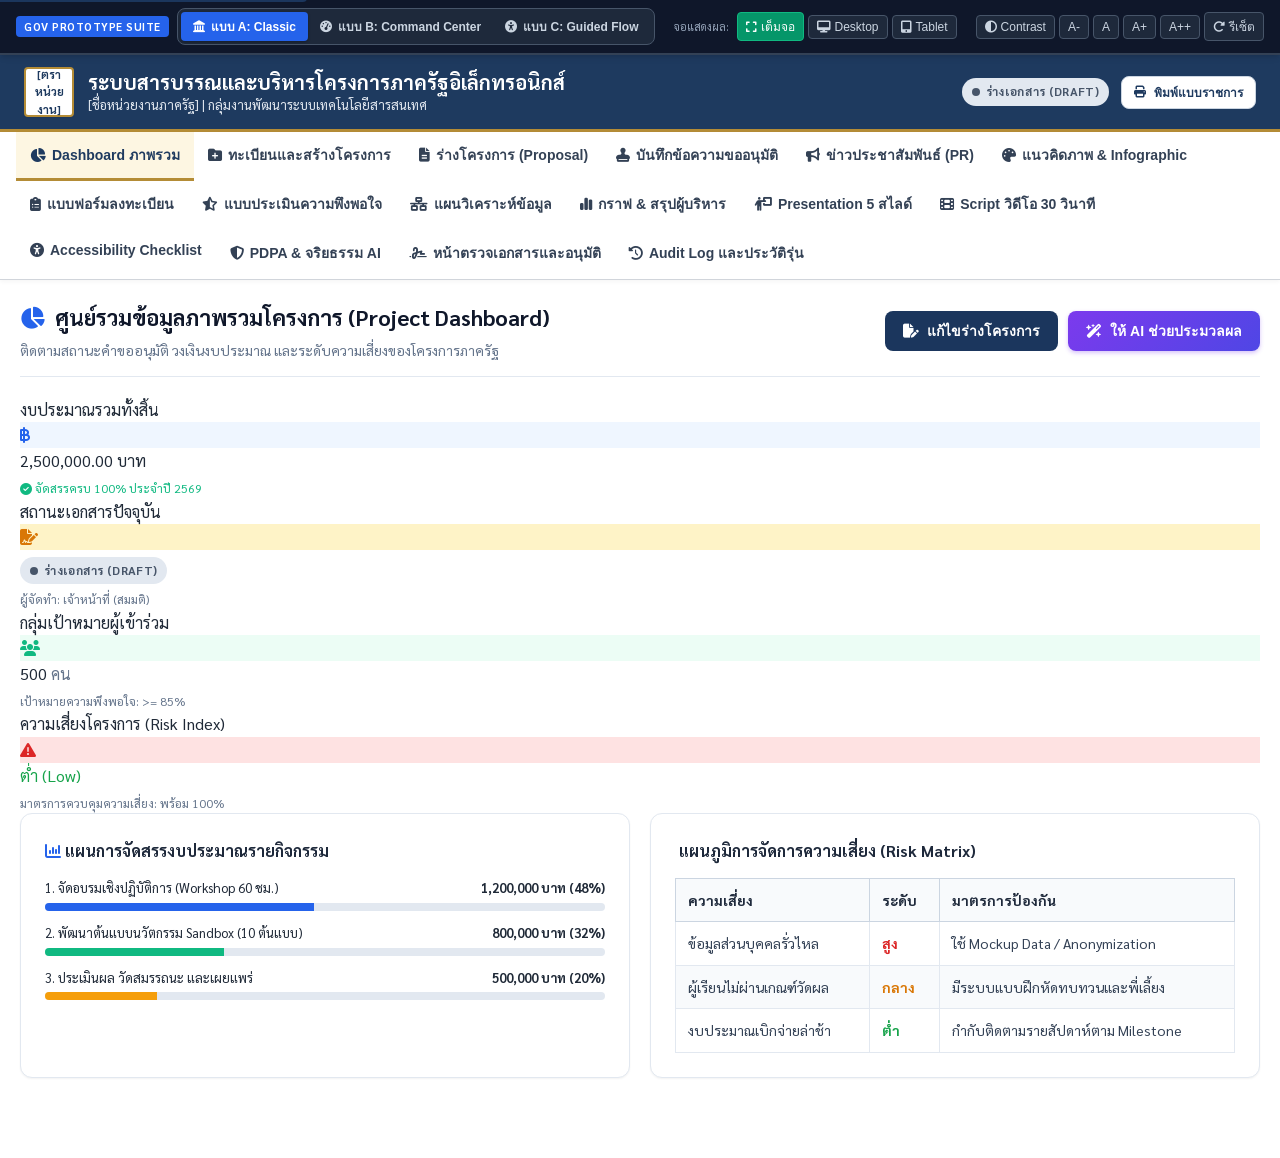
<file: gov_prototype.html>
<!DOCTYPE html>
<html lang="th">
<head>
  <meta charset="UTF-8">
  <meta name="viewport" content="width=device-width, initial-scale=1.0">
  <title>ระบบบริหารโครงการภาครัฐ - ต้นแบบ 3 รูปแบบ (Interactive Prototypes)</title>
  
  <!-- Google Fonts: Sarabun & Prompt -->
  <link rel="preconnect" href="https://fonts.googleapis.com">
  <link rel="preconnect" href="https://fonts.gstatic.com" crossorigin>
  <link href="https://fonts.googleapis.com/css2?family=Prompt:wght@400;500;600;700;800&family=Sarabun:ital,wght@0,300;0,400;0,500;0,600;0,700;1,400&display=swap" rel="stylesheet">
  
  <!-- Font Awesome Icons -->
  <link rel="stylesheet" href="https://cdnjs.cloudflare.com/ajax/libs/font-awesome/6.5.1/css/all.min.css">
  
  <!-- Prototype Stylesheet -->
  <link rel="stylesheet" href="gov_styles.css">
</head>
<body class="style-a font-md">
  
  <!-- Accessibility Skip Link -->
  <a href="#main-content" class="skip-link">ข้ามไปยังเนื้อหาหลัก (Skip to Content)</a>

  <!-- TOP PROTOTYPE CONTROLLER BAR -->
  <aside class="prototype-controller" aria-label="แถบควบคุมการทดสอบต้นแบบ">
    <div class="controller-left">
      <span class="controller-tag">Gov Prototype Suite</span>
      
      <!-- Style Selector -->
      <div class="style-selector-group" role="radiogroup" aria-label="เลือกรูปแบบต้นแบบ">
        <button class="style-btn active" data-style="style-a" onclick="window.govApp.switchStyle('style-a')" title="รูปแบบทางการ คล้ายระบบราชการ เมนูบน เอกสารศูนย์กลาง">
          <i class="fa-solid fa-landmark"></i> แบบ A: Classic
        </button>
        <button class="style-btn" data-style="style-b" onclick="window.govApp.switchStyle('style-b')" title="รูปแบบแดชบอร์ดบริหารสมัยใหม่ เมนูด้านข้าง KPI & Workflow">
          <i class="fa-solid fa-gauge-high"></i> แบบ B: Command Center
        </button>
        <button class="style-btn" data-style="style-c" onclick="window.govApp.switchStyle('style-c')" title="รูปแบบแนะนำทีละขั้นตอน ตัวหนังสือใหญ่ เข้าถึงง่าย">
          <i class="fa-solid fa-universal-access"></i> แบบ C: Guided Flow
        </button>
      </div>
    </div>

    <div class="controller-center">
      <!-- Device Viewport Switcher -->
      <div class="view-device-group" role="group" aria-label="จำลองขนาดหน้าจอ">
        <span style="font-size:11px; color:#94A3B8; margin-right:4px;">จอแสดงผล:</span>
        <button class="ctrl-btn dev-btn active" data-view="responsive" onclick="window.govApp.setDeviceView('responsive')" title="ขนาดเต็มหน้าจอปกติ">
          <i class="fa-solid fa-expand"></i> เต็มจอ
        </button>
        <button class="ctrl-btn dev-btn" data-view="desktop" onclick="window.govApp.setDeviceView('desktop')" title="จำลองจอคอมพิวเตอร์ 1440x900">
          <i class="fa-solid fa-desktop"></i> Desktop
        </button>
        <button class="ctrl-btn dev-btn" data-view="tablet" onclick="window.govApp.setDeviceView('tablet')" title="จำลองจอแท็บเล็ต 834x1112">
          <i class="fa-solid fa-tablet-screen-button"></i> Tablet
        </button>
      </div>
    </div>

    <div class="controller-right">
      <!-- Accessibility Tools -->
      <div class="a11y-controls-group">
        <button class="ctrl-btn" onclick="window.govApp.toggleHighContrast()" title="เปิด/ปิด โหมดความคมชัดสูง (High Contrast WCAG AAA)">
          <i class="fa-solid fa-circle-half-stroke"></i> Contrast
        </button>
        <button class="ctrl-btn" onclick="window.govApp.setFontSize('sm')" title="ลดขนาดตัวอักษร">A-</button>
        <button class="ctrl-btn" onclick="window.govApp.setFontSize('md')" title="ขนาดตัวอักษรปกติ">A</button>
        <button class="ctrl-btn" onclick="window.govApp.setFontSize('lg')" title="เพิ่มขนาดตัวอักษร">A+</button>
        <button class="ctrl-btn" onclick="window.govApp.setFontSize('xl')" title="ขนาดตัวอักษรใหญ่พิเศษ">A++</button>
        <button class="ctrl-btn" onclick="window.govApp.resetDemoData()" title="รีเซ็ตข้อมูลและสถานะการทดสอบ">
          <i class="fa-solid fa-rotate-right"></i> รีเซ็ต
        </button>
      </div>
    </div>
  </aside>

  <!-- VIEWPORT SIMULATOR WRAPPER -->
  <div id="viewport-simulator" class="viewport-simulator-container mode-responsive">
    <div id="prototype-app-root" style="width:100%;">
      <!-- Dynamic App Injected by JS -->
    </div>
  </div>

  <!-- Prototype Application Engine -->
  <script src="gov_app.js"></script>
</body>
</html>
</file>
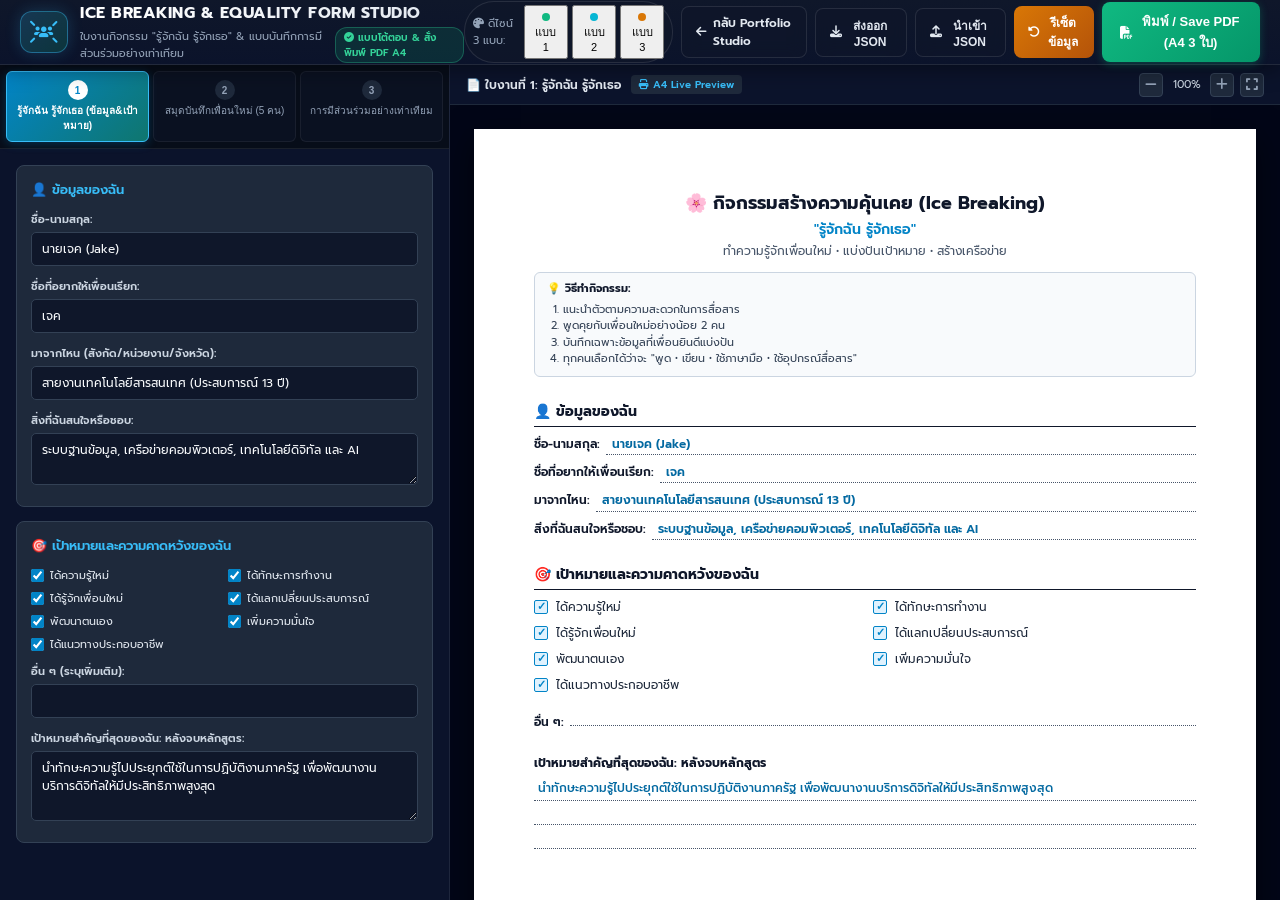
<file: icebreaking.html>
<!DOCTYPE html>
<html lang="th">
<head>
    <meta charset="UTF-8">
    <meta name="viewport" content="width=device-width, initial-scale=1.0">
    <title>📋 ระบบบันทึกกิจกรรม Ice Breaking & แบบบันทึกการมีส่วนร่วมอย่างเท่าเทียม</title>
    <!-- Google Fonts -->
    <link rel="preconnect" href="https://fonts.googleapis.com">
    <link rel="preconnect" href="https://fonts.gstatic.com" crossorigin>
    <link href="https://fonts.googleapis.com/css2?family=Prompt:ital,wght@0,300;0,400;0,500;0,600;0,700;1,400&family=Sarabun:ital,wght@0,300;0,400;0,500;0,600;0,700;1,400&display=swap" rel="stylesheet">
    <!-- FontAwesome icons -->
    <link rel="stylesheet" href="https://cdnjs.cloudflare.com/ajax/libs/font-awesome/6.4.0/css/all.min.css">
    <link rel="stylesheet" href="icebreaking.css">
</head>
<body class="theme-icebreaking">
    <!-- Header / Topbar -->
    <header class="app-header">
        <div class="brand">
            <i class="fa-solid fa-users-rays logo-icon"></i>
            <div class="brand-text">
                <h1>ICE BREAKING & EQUALITY FORM STUDIO</h1>
                <p>ใบงานกิจกรรม "รู้จักฉัน รู้จักเธอ" & แบบบันทึกการมีส่วนร่วมอย่างเท่าเทียม <span class="badge-active"><i class="fa-solid fa-check-circle"></i> แบบโต้ตอบ & สั่งพิมพ์ PDF A4</span></p>
            </div>
        </div>

        <div class="header-actions">
            <!-- 3 Visual Theme Presets Switcher -->
            <div class="theme-preset-group" style="display:flex;align-items:center;gap:4px;background:rgba(15,23,42,0.8);padding:3px 8px;border-radius:30px;border:1px solid rgba(255,255,255,0.1);">
                <span class="label" style="font-size:11px;color:#94A3B8;margin-right:2px;"><i class="fa-solid fa-palette"></i> ดีไซน์ 3 แบบ:</span>
                <button class="btn-theme-chip active" id="btnIceStyle1" onclick="switchIceTheme('style-1')" title="แบบที่ 1: Modern Corporate Teal (ทางการ ไอที สมาร์ท) [แนะนำ]" style="padding:4px 8px;font-size:11px;">
                    <span class="dot" style="background:#10B981;width:8px;height:8px;border-radius:50%;display:inline-block;"></span> แบบ 1
                </button>
                <button class="btn-theme-chip" id="btnIceStyle2" onclick="switchIceTheme('style-2')" title="แบบที่ 2: High-Tech Cyber Dark (นีออน ดาร์กโหมด ไฮเทค)" style="padding:4px 8px;font-size:11px;">
                    <span class="dot" style="background:#06B6D4;width:8px;height:8px;border-radius:50%;display:inline-block;"></span> แบบ 2
                </button>
                <button class="btn-theme-chip" id="btnIceStyle3" onclick="switchIceTheme('style-3')" title="แบบที่ 3: Royal Government Minimalist (โทนอบอุ่น เรียบหรู มาตรฐานราชการ)" style="padding:4px 8px;font-size:11px;">
                    <span class="dot" style="background:#D97706;width:8px;height:8px;border-radius:50%;display:inline-block;"></span> แบบ 3
                </button>
            </div>
            <a href="index.html" class="btn btn-outline" title="กลับไปยัง Portfolio Studio">
                <i class="fa-solid fa-arrow-left"></i> กลับ Portfolio Studio
            </a>
            <button class="btn btn-outline" onclick="exportIceJSON()" title="ส่งออกข้อมูล JSON">
                <i class="fa-solid fa-download"></i> ส่งออก JSON
            </button>
            <button class="btn btn-outline" onclick="triggerImportIceJSON()" title="นำเข้าข้อมูล JSON">
                <i class="fa-solid fa-upload"></i> นำเข้า JSON
            </button>
            <input type="file" id="jsonIceFileInput" accept=".json" style="display:none;" onchange="importIceJSON(event)">
            <button class="btn btn-warning" onclick="resetIceData()" title="รีเซ็ตเป็นข้อมูลตั้งต้นของคุณเจค">
                <i class="fa-solid fa-rotate-left"></i> รีเซ็ตข้อมูล
            </button>
            <button class="btn btn-success btn-lg" onclick="printIceWorksheets()" title="สั่งพิมพ์ หรือ Save เป็น PDF A4 (3 ใบ)">
                <i class="fa-solid fa-file-pdf"></i> พิมพ์ / Save PDF (A4 3 ใบ)
            </button>
        </div>
    </header>

    <!-- Main Workspace Split View -->
    <main class="app-workspace">
        <!-- Left Panel: Form Controls -->
        <aside class="editor-panel">
            <nav class="page-tabs">
                <button class="tab-btn active" data-sheet="1" onclick="selectSheet(1)">
                    <span class="num">1</span>
                    <span class="title">รู้จักฉัน รู้จักเธอ (ข้อมูล&เป้าหมาย)</span>
                </button>
                <button class="tab-btn" data-sheet="2" onclick="selectSheet(2)">
                    <span class="num">2</span>
                    <span class="title">สมุดบันทึกเพื่อนใหม่ (5 คน)</span>
                </button>
                <button class="tab-btn" data-sheet="3" onclick="selectSheet(3)">
                    <span class="num">3</span>
                    <span class="title">การมีส่วนร่วมอย่างเท่าเทียม</span>
                </button>
            </nav>

            <div class="form-container" id="iceFormContainer">
                <!-- Dynamic form fields populated by JS -->
            </div>
        </aside>

        <!-- Right Panel: Live Preview Canvas -->
        <section class="preview-panel">
            <div class="canvas-toolbar">
                <div class="canvas-info">
                    <span id="currentSheetTitle">📄 ใบงานที่ 1: รู้จักฉัน รู้จักเธอ</span>
                    <span class="badge-a4"><i class="fa-solid fa-print"></i> A4 Live Preview</span>
                </div>
                <div class="zoom-controls">
                    <button onclick="changeZoom(-0.1)" title="ย่อขนาด"><i class="fa-solid fa-minus"></i></button>
                    <span id="zoomLevel">100%</span>
                    <button onclick="changeZoom(0.1)" title="ขยายขนาด"><i class="fa-solid fa-plus"></i></button>
                    <button onclick="resetZoom()" title="ขนาดพอดีหน้าจอ"><i class="fa-solid fa-expand"></i></button>
                </div>
            </div>

            <div class="canvas-viewport" id="canvasViewport">
                <div class="a4-sheet" id="iceA4Canvas">
                    <!-- Live rendering here -->
                </div>
            </div>
        </section>
    </main>

    <!-- Print Only Container (Prints all 3 sheets seamlessly) -->
    <div id="icePrintContainer" class="print-only-container"></div>

    <!-- Notification Toast -->
    <div class="toast" id="iceToast"></div>

    <script src="icebreaking.js"></script>
</body>
</html>
</file>
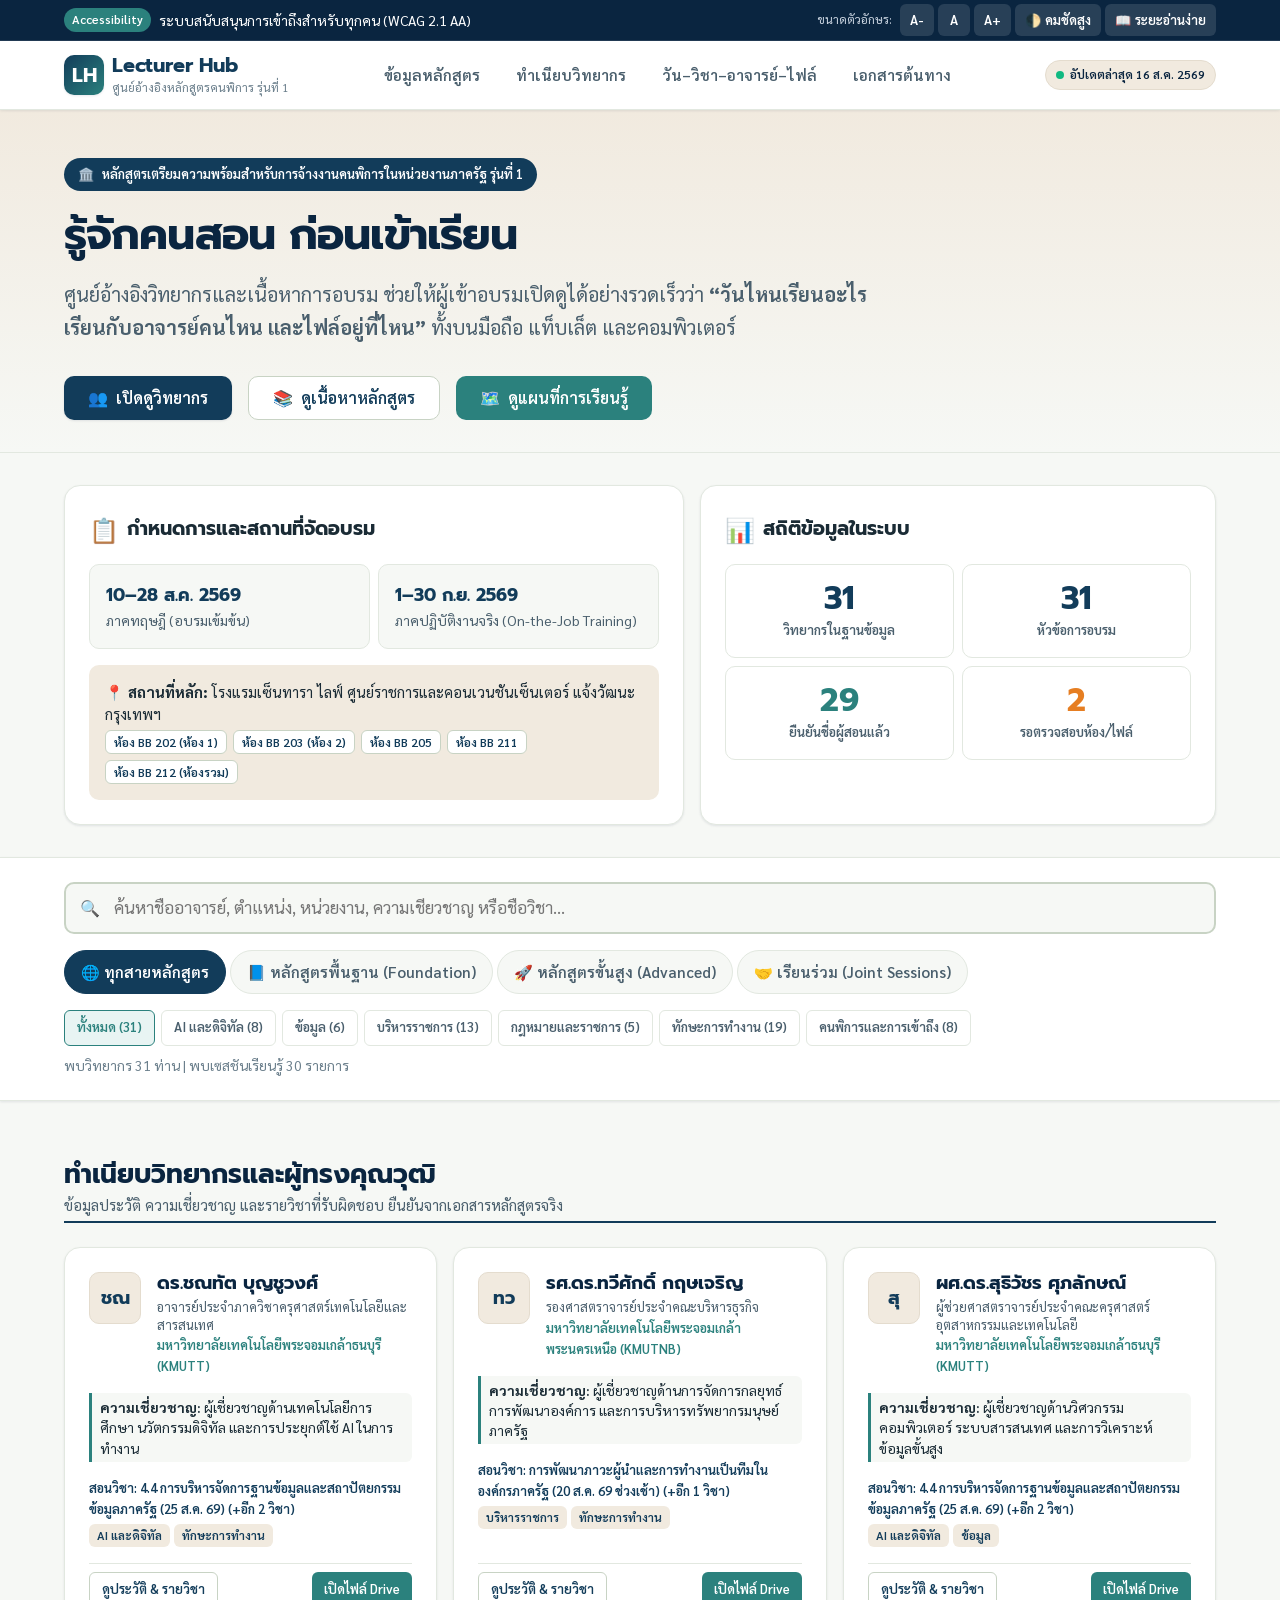
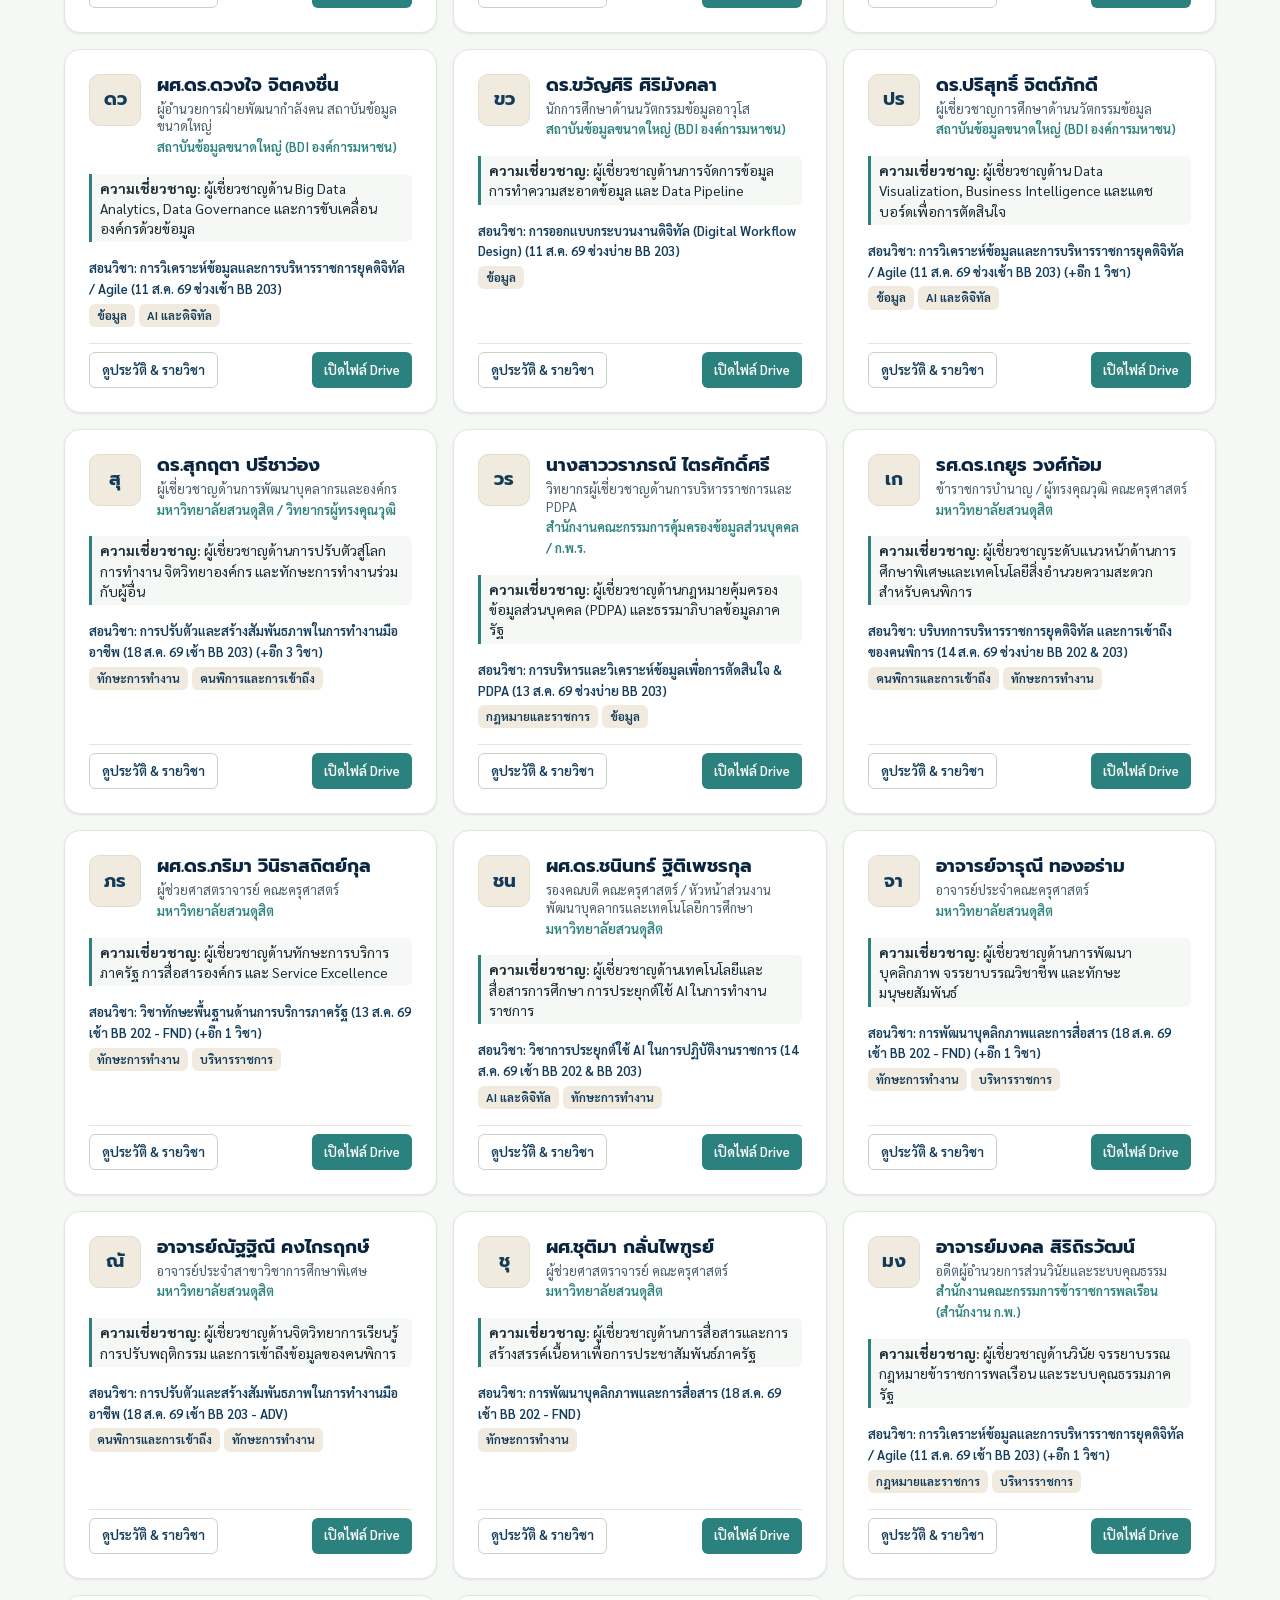
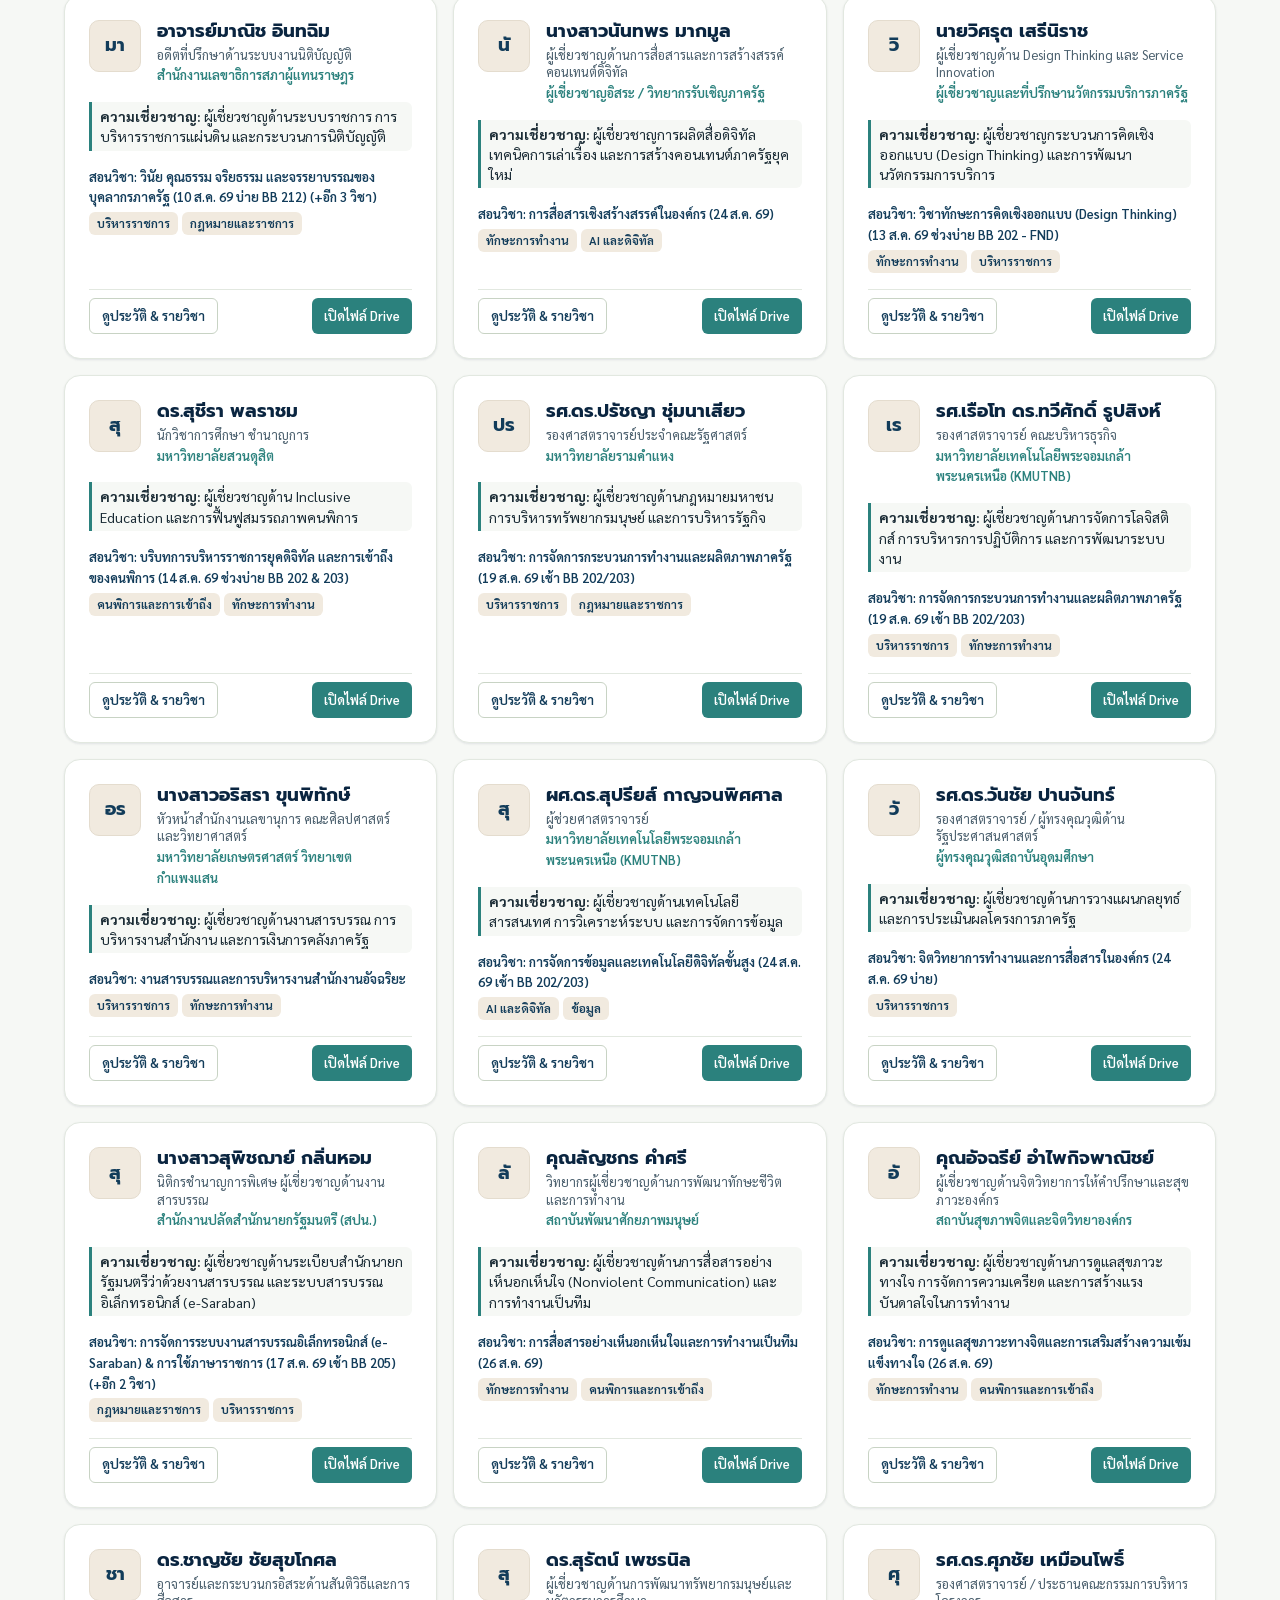
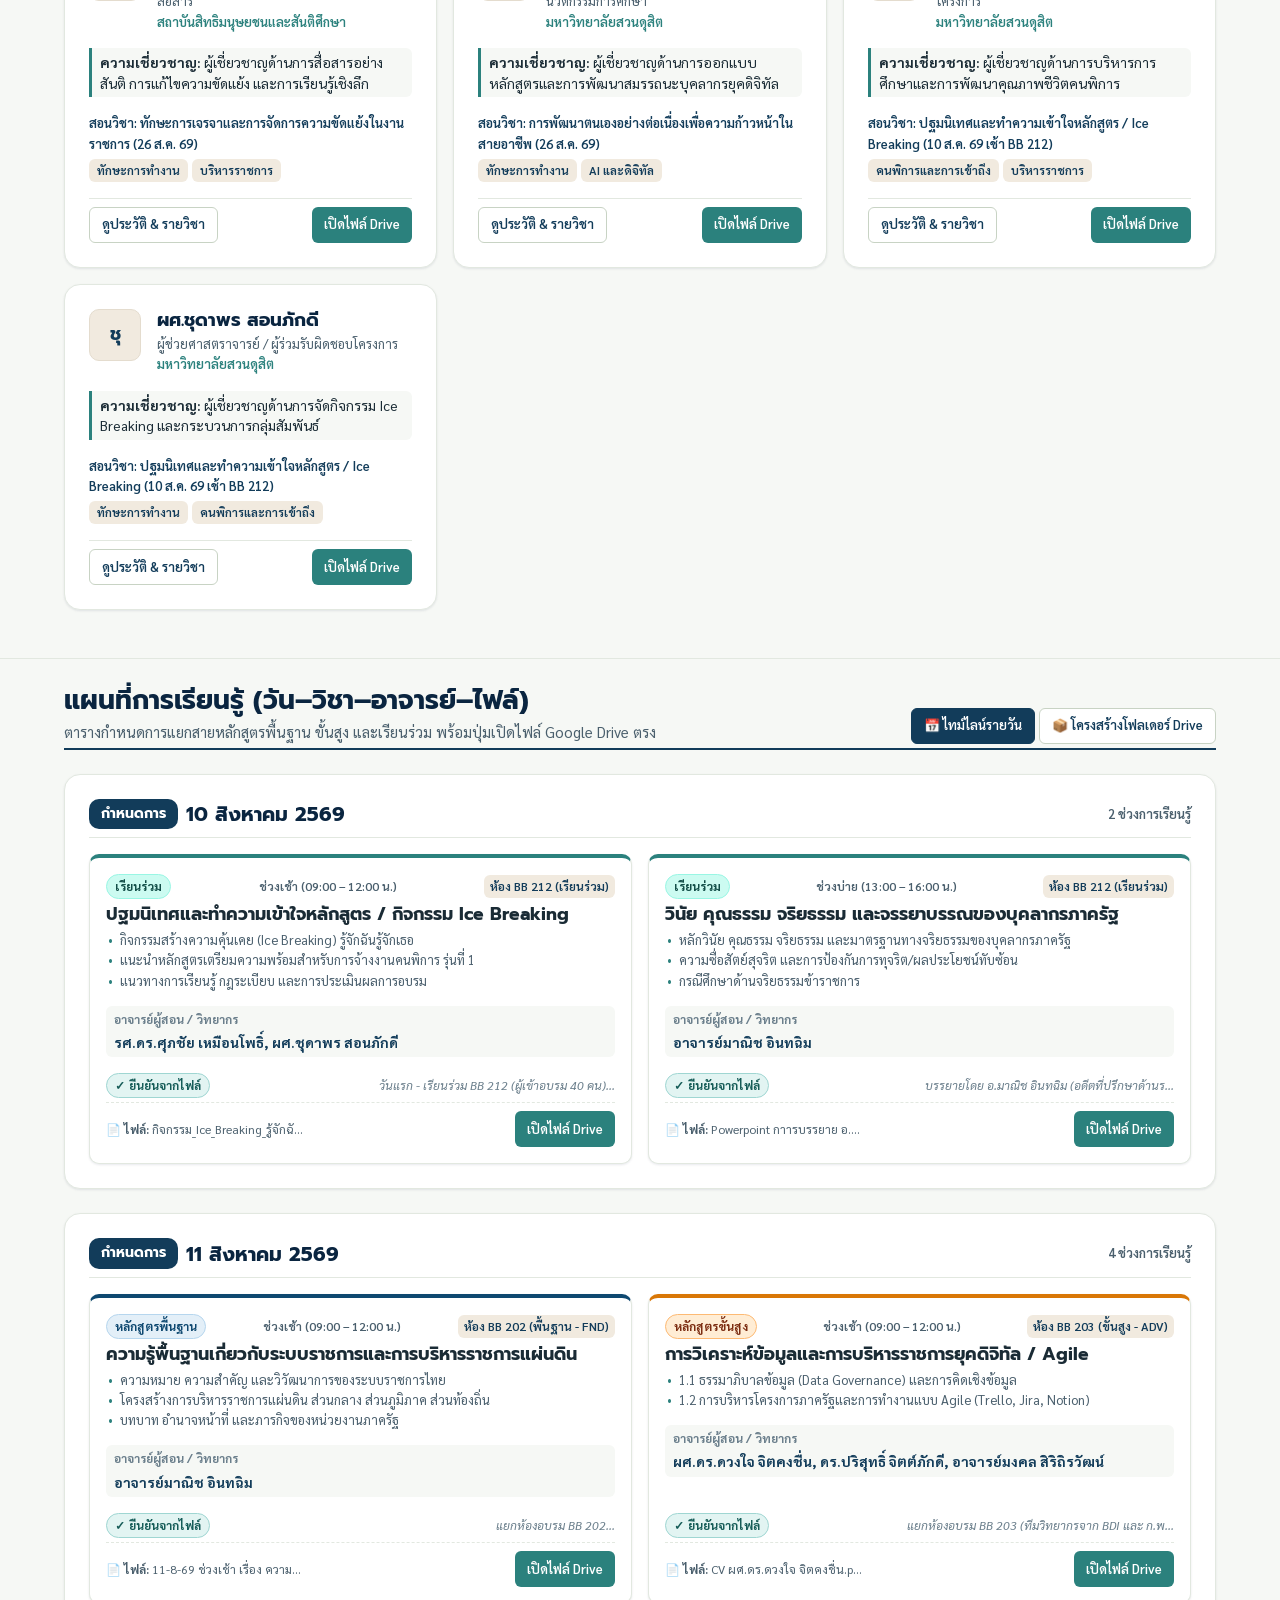
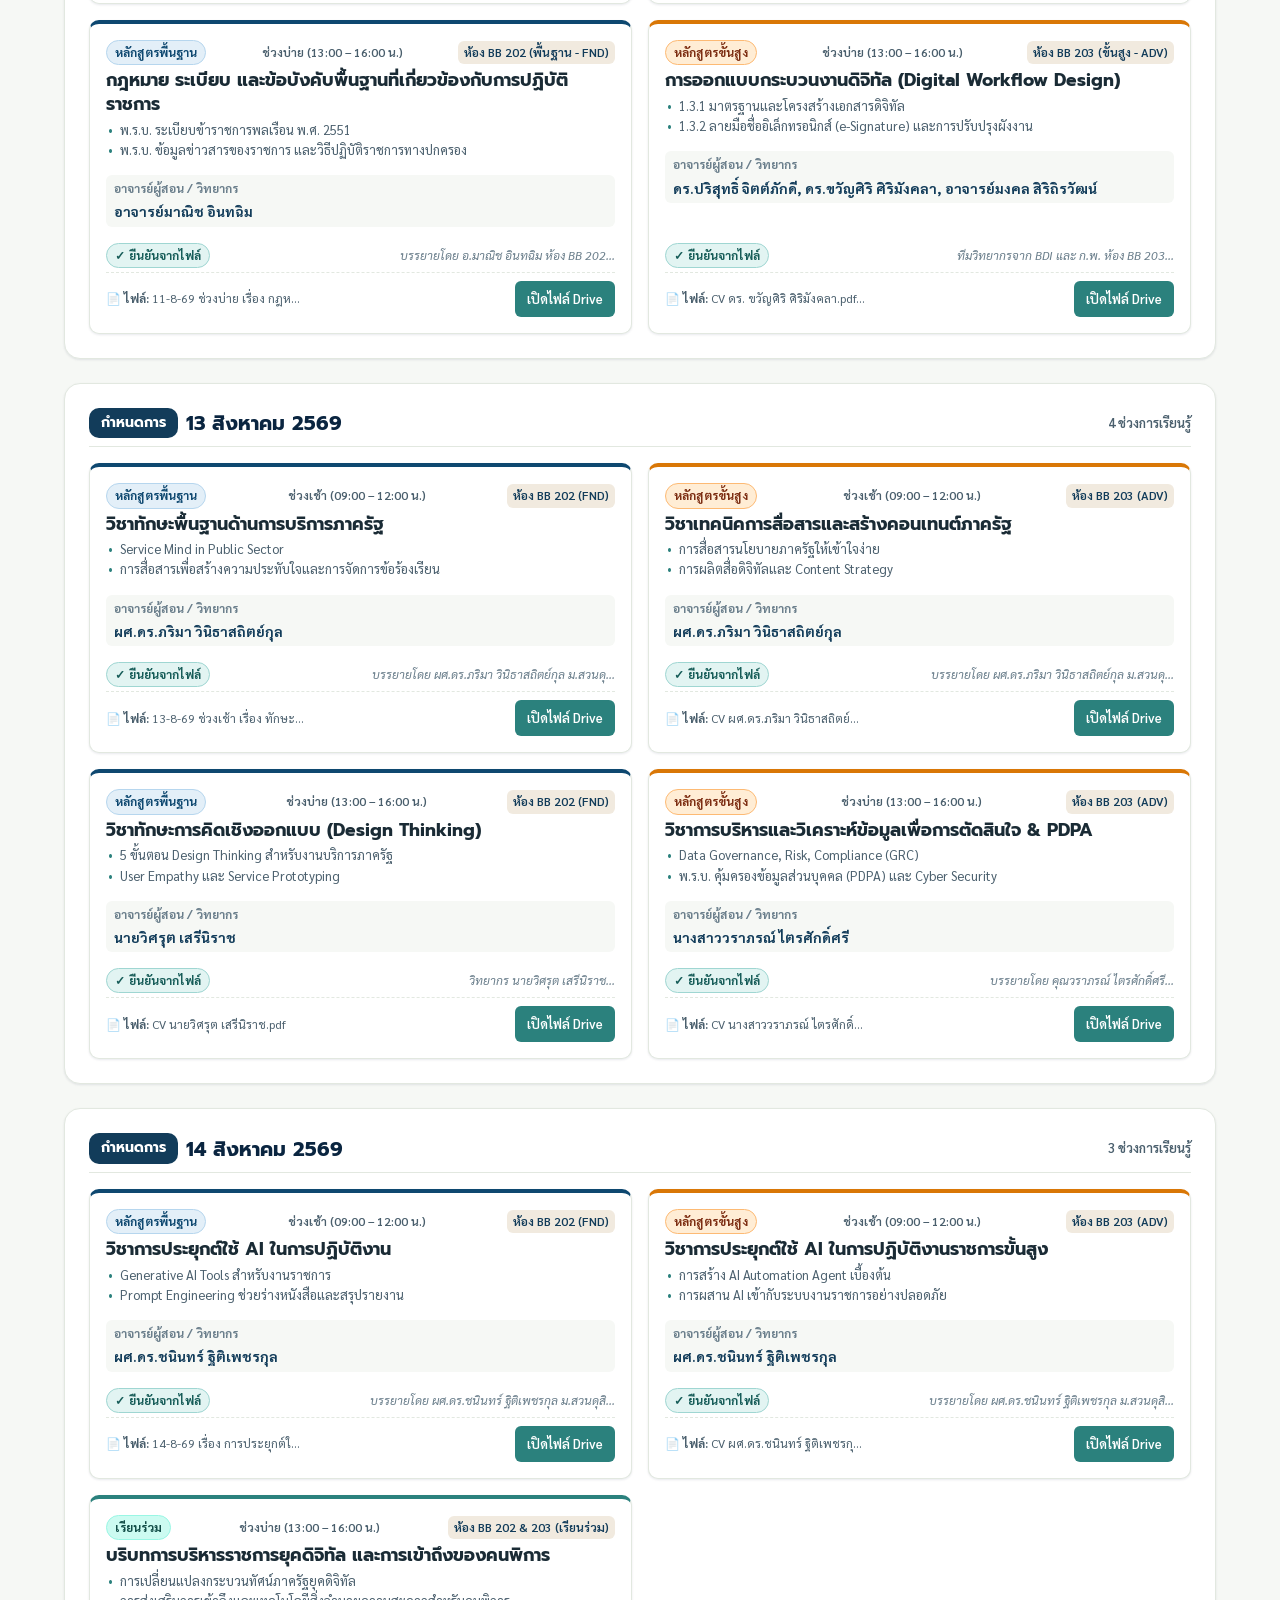
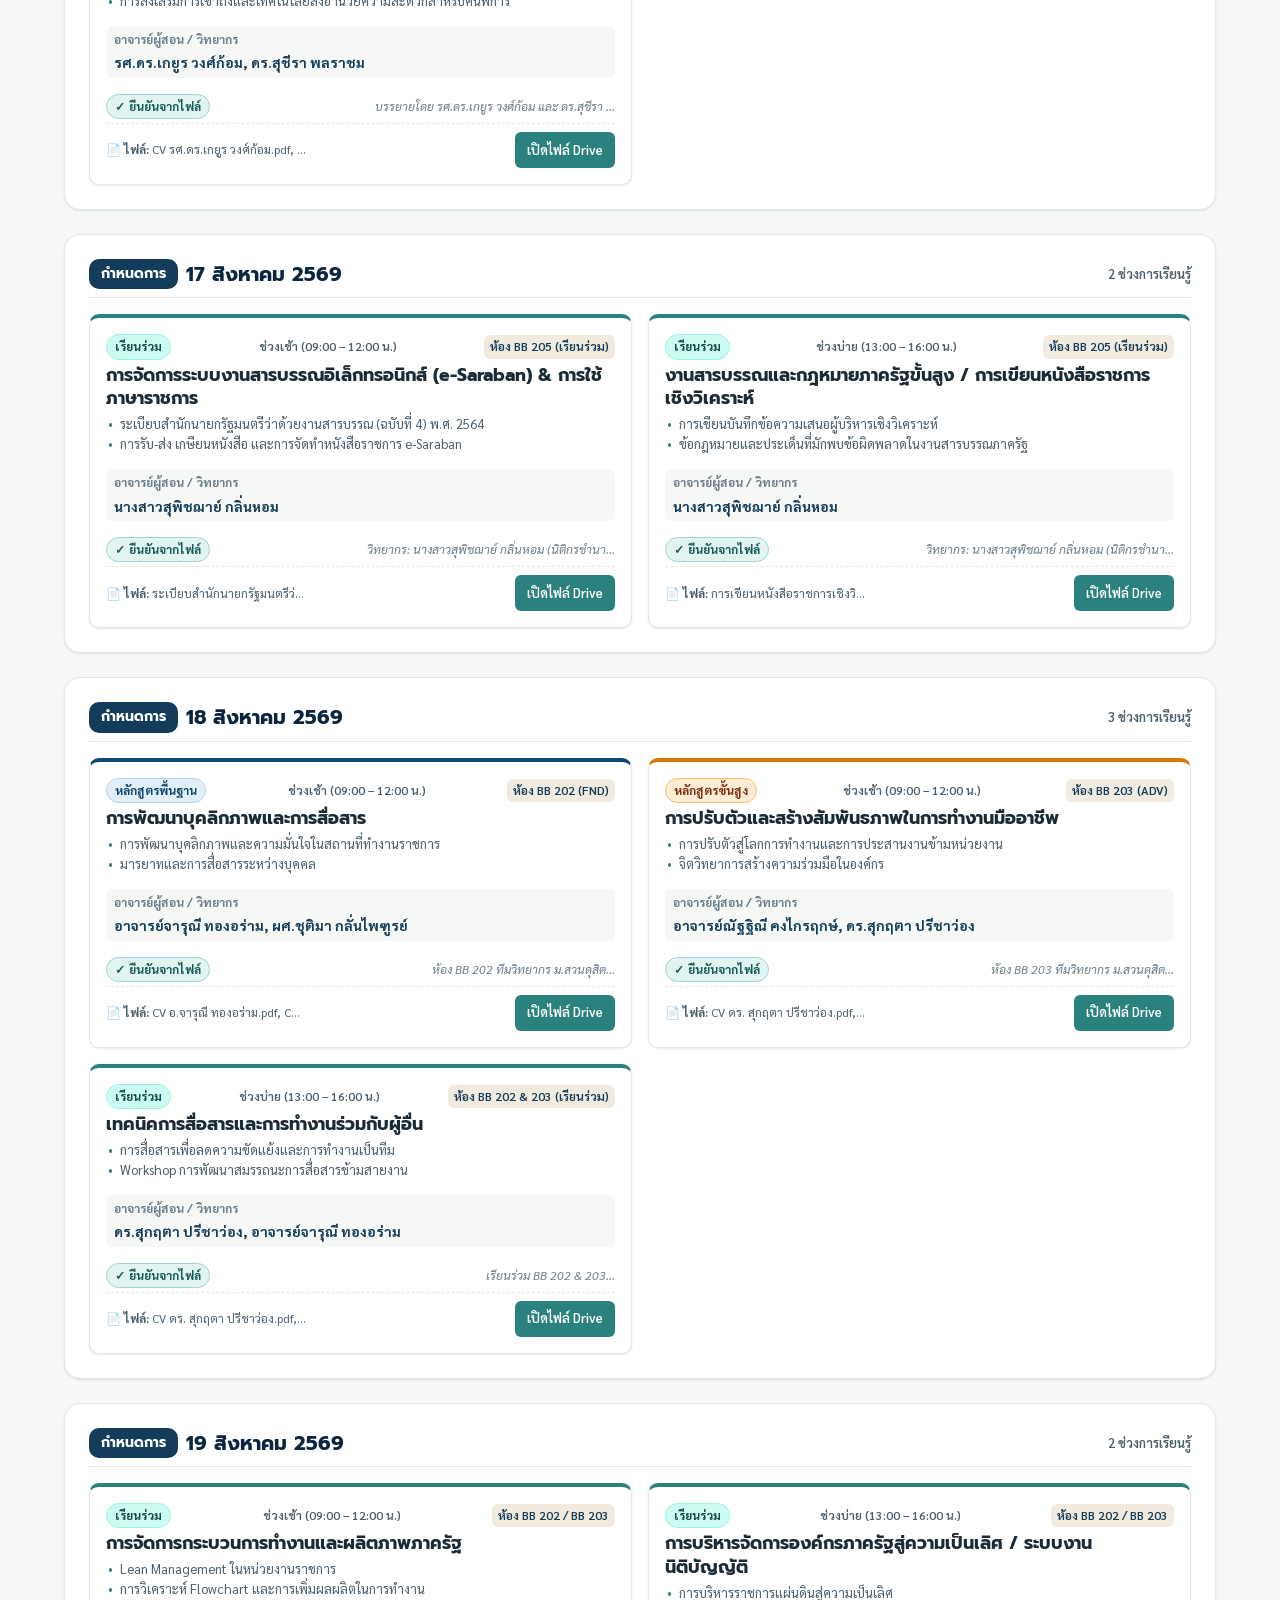
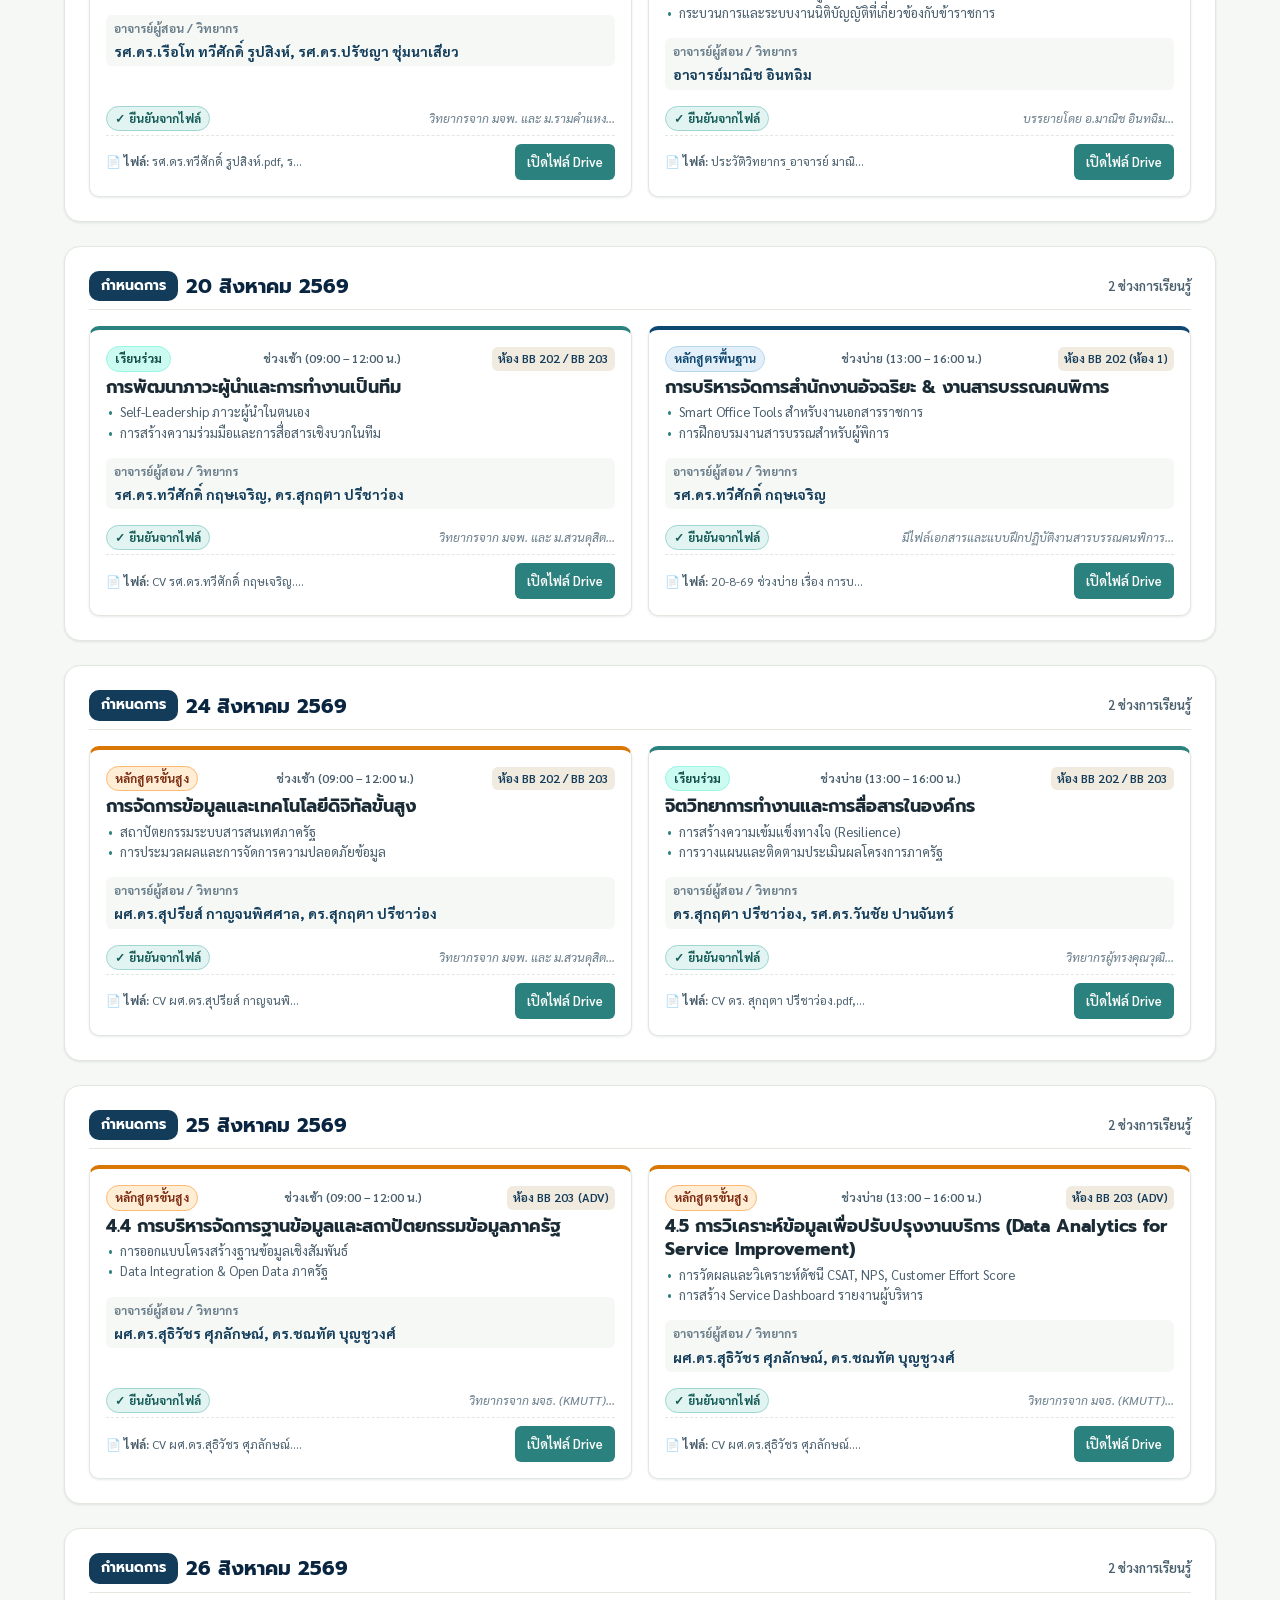
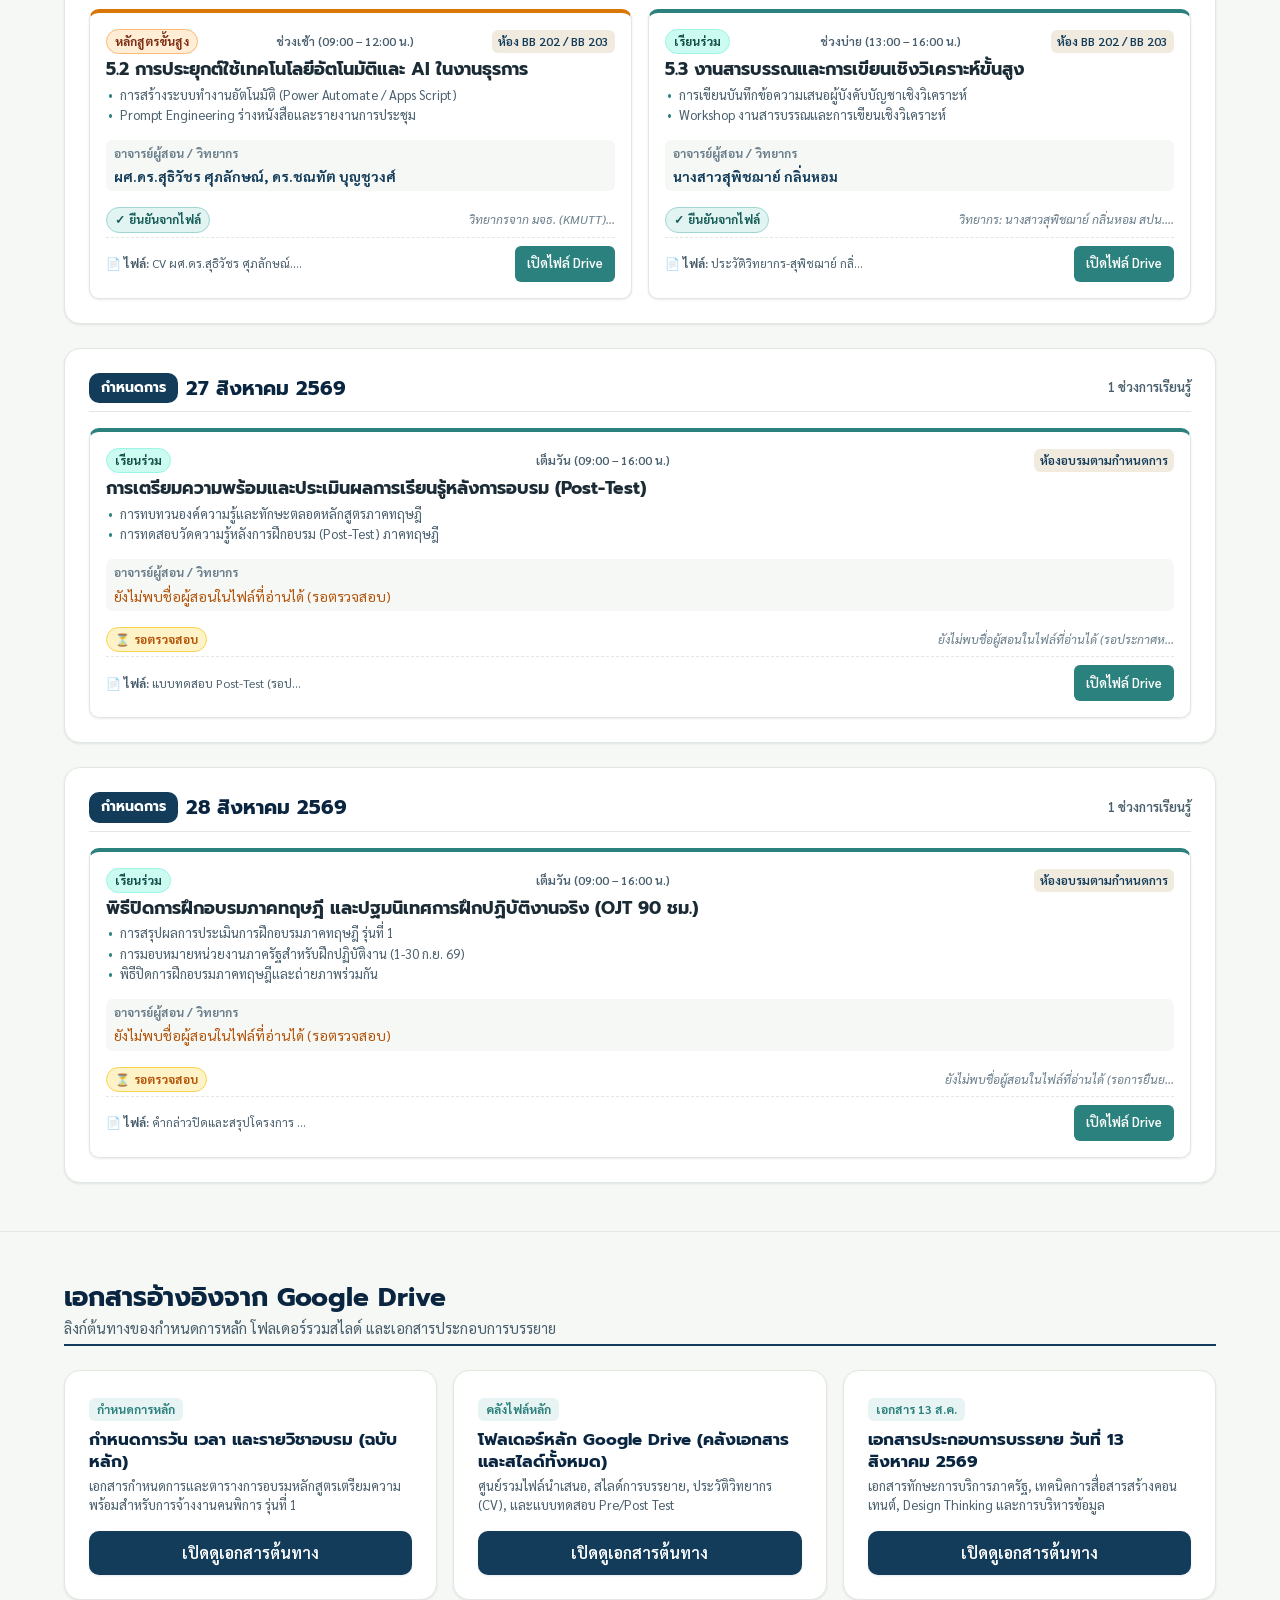
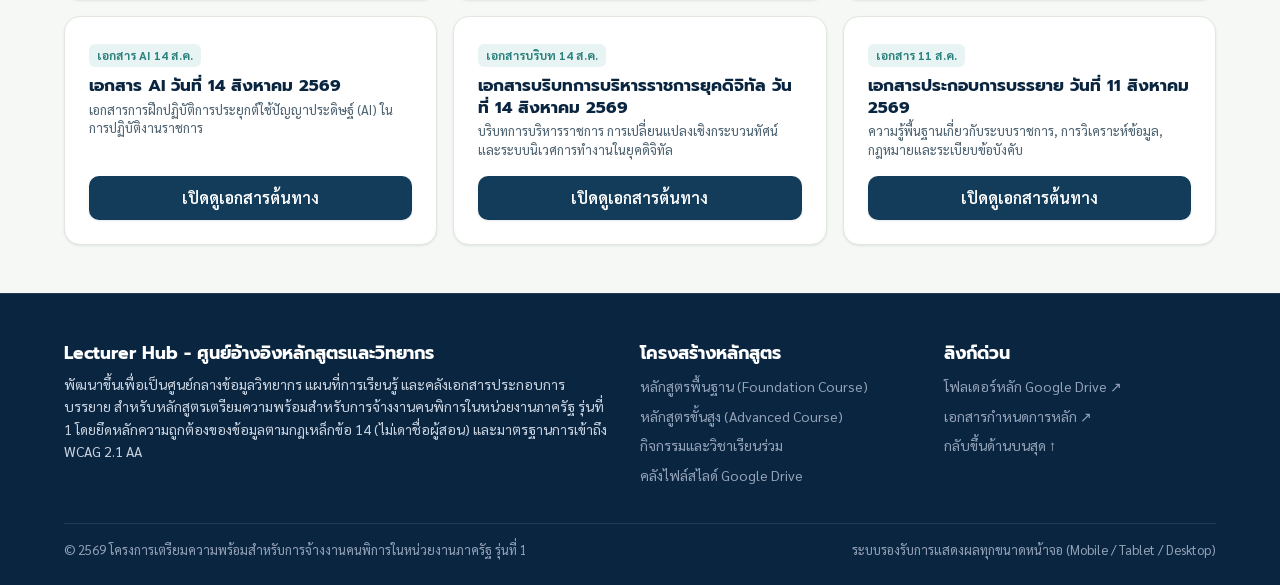
<file: lecturer_hub.html>
<!DOCTYPE html>
<html lang="th">
<head>
  <meta charset="UTF-8">
  <meta name="viewport" content="width=device-width, initial-scale=1.0">
  <meta name="description" content="Lecturer Hub - ศูนย์อ้างอิงหลักสูตรและวิทยากรเตรียมความพร้อมสำหรับการจ้างงานคนพิการในหน่วยงานภาครัฐ รุ่นที่ 1 ตรวจสอบวัน เวลา วิชา อาจารย์ผู้สอน และลิงก์ไฟล์ Google Drive">
  <meta name="theme-color" content="#123C5A">
  <title>Lecturer Hub | ศูนย์อ้างอิงหลักสูตรและวิทยากรภาครัฐ รุ่นที่ 1</title>

  <!-- Google Fonts: Prompt, Sarabun -->
  <link rel="preconnect" href="https://fonts.googleapis.com">
  <link rel="preconnect" href="https://fonts.gstatic.com" crossorigin>
  <link href="https://fonts.googleapis.com/css2?family=Prompt:wght@400;500;600;700&family=Sarabun:ital,wght@0,300;0,400;0,600;0,700;1,400&display=swap" rel="stylesheet">

  <!-- Custom Stylesheet -->
  <link rel="stylesheet" href="lecturer_hub.css">
</head>
<body>

  <!-- Screen Reader Announcement Region -->
  <div id="a11y-live-region" class="sr-only" aria-live="polite" aria-atomic="true"></div>

  <!-- 1. Accessibility Toolbar -->
  <aside class="a11y-bar" aria-label="เครื่องมือช่วยเหลือการเข้าถึงเว็บไซต์">
    <div class="container a11y-inner">
      <div class="a11y-left">
        <span class="a11y-badge" aria-hidden="true">Accessibility</span>
        <span>ระบบสนับสนุนการเข้าถึงสำหรับทุกคน (WCAG 2.1 AA)</span>
      </div>
      <div class="a11y-controls" role="toolbar" aria-label="ตัวควบคุมการแสดงผล">
        <span style="font-size: 0.75rem; color: #CBD5E1; margin-right: 4px;">ขนาดตัวอักษร:</span>
        <button type="button" class="a11y-btn" id="font-decrease-btn" aria-label="ลดขนาดตัวอักษร">A-</button>
        <button type="button" class="a11y-btn" id="font-reset-btn" aria-label="ขนาดตัวอักษรมาตรฐาน">A</button>
        <button type="button" class="a11y-btn" id="font-increase-btn" aria-label="เพิ่มขนาดตัวอักษร">A+</button>
        <button type="button" class="a11y-btn" id="contrast-toggle-btn" aria-label="สลับโหมดความคมชัดสูง High Contrast">
          <span>🌓</span> คมชัดสูง
        </button>
        <button type="button" class="a11y-btn" id="spacing-toggle-btn" aria-label="สลับระยะบรรทัดอ่านง่าย Dyslexic Friendly">
          <span>📖</span> ระยะอ่านง่าย
        </button>
      </div>
    </div>
  </aside>

  <!-- 2. Header & Navigation -->
  <header class="site-header" role="banner">
    <div class="container header-inner">
      <div class="brand-wrapper">
        <a href="#hero" class="brand-logo" aria-label="หน้าหลัก Lecturer Hub">
          <div class="logo-icon" aria-hidden="true">LH</div>
          <div class="logo-text">
            <h1>Lecturer Hub</h1>
            <span class="logo-tag">ศูนย์อ้างอิงหลักสูตรคนพิการ รุ่นที่ 1</span>
          </div>
        </a>
      </div>

      <nav class="site-nav" role="navigation" aria-label="เมนูหลัก">
        <ul class="nav-menu">
          <li><a href="#summary-section" class="nav-link">ข้อมูลหลักสูตร</a></li>
          <li><a href="#lecturers-section" class="nav-link">ทำเนียบวิทยากร</a></li>
          <li><a href="#learning-map-section" class="nav-link">วัน–วิชา–อาจารย์–ไฟล์</a></li>
          <li><a href="#sources-section" class="nav-link">เอกสารต้นทาง</a></li>
        </ul>
      </nav>

      <div class="header-meta">
        <div class="update-badge" title="สถานะข้อมูลล่าสุด">
          <span class="update-dot" aria-hidden="true"></span>
          <span>อัปเดตล่าสุด 16 ส.ค. 2569</span>
        </div>
      </div>
    </div>
  </header>

  <main id="main-content" role="main">

    <!-- 3. Hero Section -->
    <section id="hero" class="hero-section" aria-labelledby="hero-title">
      <div class="container">
        <div class="hero-content">
          <div class="hero-pill">
            <span>🏛️</span>
            <span>หลักสูตรเตรียมความพร้อมสำหรับการจ้างงานคนพิการในหน่วยงานภาครัฐ รุ่นที่ 1</span>
          </div>

          <h2 id="hero-title" class="hero-title">
            รู้จักคนสอน ก่อนเข้าเรียน
          </h2>

          <p class="hero-desc">
            ศูนย์อ้างอิงวิทยากรและเนื้อหาการอบรม ช่วยให้ผู้เข้าอบรมเปิดดูได้อย่างรวดเร็วว่า <strong>“วันไหนเรียนอะไร เรียนกับอาจารย์คนไหน และไฟล์อยู่ที่ไหน”</strong> ทั้งบนมือถือ แท็บเล็ต และคอมพิวเตอร์
          </p>

          <div class="hero-actions">
            <button type="button" class="btn-primary" id="jump-lecturers-btn">
              <span>👥</span> เปิดดูวิทยากร
            </button>
            <button type="button" class="btn-secondary" id="jump-curriculum-btn">
              <span>📚</span> ดูเนื้อหาหลักสูตร
            </button>
            <button type="button" class="btn-accent" id="jump-map-btn">
              <span>🗺️</span> ดูแผนที่การเรียนรู้
            </button>
          </div>
        </div>
      </div>
    </section>

    <!-- 4. Summary Section -->
    <section id="summary-section" class="summary-section" aria-labelledby="summary-heading">
      <div class="container">
        <div class="summary-grid">
          
          <!-- Course Overview Card -->
          <article class="summary-card">
            <div class="summary-header">
              <span style="font-size: 1.5rem;" aria-hidden="true">📋</span>
              <h2 id="summary-heading">กำหนดการและสถานที่จัดอบรม</h2>
            </div>

            <div class="timeline-box">
              <div class="timeline-item">
                <div class="timeline-date">10–28 ส.ค. 2569</div>
                <div class="timeline-label">ภาคทฤษฎี (อบรมเข้มข้น)</div>
              </div>
              <div class="timeline-item">
                <div class="timeline-date">1–30 ก.ย. 2569</div>
                <div class="timeline-label">ภาคปฏิบัติงานจริง (On-the-Job Training)</div>
              </div>
            </div>

            <div class="venue-box">
              <div><strong>📍 สถานที่หลัก:</strong> โรงแรมเซ็นทารา ไลฟ์ ศูนย์ราชการและคอนเวนชันเซ็นเตอร์ แจ้งวัฒนะ กรุงเทพฯ</div>
              <div class="venue-rooms">
                <span class="room-pill">ห้อง BB 202 (ห้อง 1)</span>
                <span class="room-pill">ห้อง BB 203 (ห้อง 2)</span>
                <span class="room-pill">ห้อง BB 205</span>
                <span class="room-pill">ห้อง BB 211</span>
                <span class="room-pill">ห้อง BB 212 (ห้องรวม)</span>
              </div>
            </div>
          </article>

          <!-- Metrics Counters Card -->
          <article class="summary-card">
            <div class="summary-header">
              <span style="font-size: 1.5rem;" aria-hidden="true">📊</span>
              <h2>สถิติข้อมูลในระบบ</h2>
            </div>

            <div class="stats-grid">
              <div class="stat-box">
                <div class="stat-number">31</div>
                <div class="stat-label">วิทยากรในฐานข้อมูล</div>
              </div>
              <div class="stat-box">
                <div class="stat-number">31</div>
                <div class="stat-label">หัวข้อการอบรม</div>
              </div>
              <div class="stat-box">
                <div class="stat-number verified">29</div>
                <div class="stat-label">ยืนยันชื่อผู้สอนแล้ว</div>
              </div>
              <div class="stat-box">
                <div class="stat-number pending">2</div>
                <div class="stat-label">รอตรวจสอบห้อง/ไฟล์</div>
              </div>
            </div>
          </article>

        </div>
      </div>
    </section>

    <!-- 5. Filter & Search Control Center -->
    <section class="filter-section" aria-label="เครื่องมือค้นหาและกรองข้อมูล">
      <div class="container">
        
        <!-- Search Bar -->
        <div class="search-bar-wrapper">
          <span class="search-icon" aria-hidden="true">🔍</span>
          <input 
            type="search" 
            id="search-input" 
            class="search-input" 
            placeholder="ค้นหาชื่ออาจารย์, ตำแหน่ง, หน่วยงาน, ความเชี่ยวชาญ หรือชื่อวิชา..." 
            aria-label="ค้นหาวิทยากรและรายวิชา">
        </div>

        <!-- Track Filters -->
        <div class="filter-group-track" role="tablist" aria-label="เลือกสายหลักสูตร">
          <button type="button" class="track-tab-btn active" data-track="all" role="tab" aria-selected="true">
            🌐 ทุกสายหลักสูตร
          </button>
          <button type="button" class="track-tab-btn" data-track="foundation" role="tab" aria-selected="false">
            📘 หลักสูตรพื้นฐาน (Foundation)
          </button>
          <button type="button" class="track-tab-btn" data-track="advanced" role="tab" aria-selected="false">
            🚀 หลักสูตรขั้นสูง (Advanced)
          </button>
          <button type="button" class="track-tab-btn" data-track="joint" role="tab" aria-selected="false">
            🤝 เรียนร่วม (Joint Sessions)
          </button>
        </div>

        <!-- Category Tag Filters -->
        <div class="filter-group-categories" id="category-filters" aria-label="กรองตามกลุ่มความเชี่ยวชาญ">
          <!-- Populated by JS -->
        </div>

        <!-- Live Results Status -->
        <div class="filter-results-status" id="result-stats" aria-live="polite">
          กำลังโหลดข้อมูล...
        </div>

      </div>
    </section>

    <!-- 6. Lecturer Directory Section -->
    <section id="lecturers-section" class="lecturers-section" aria-labelledby="lecturers-heading">
      <div class="container">
        <div class="section-header">
          <div>
            <h2 id="lecturers-heading" class="section-title">ทำเนียบวิทยากรและผู้ทรงคุณวุฒิ</h2>
            <div class="section-subtitle">ข้อมูลประวัติ ความเชี่ยวชาญ และรายวิชาที่รับผิดชอบ ยืนยันจากเอกสารหลักสูตรจริง</div>
          </div>
        </div>

        <div class="lecturers-grid" id="lecturer-grid">
          <!-- Populated by JS -->
        </div>
      </div>
    </section>

    <!-- 7. Learning Map Section (วัน-วิชา-อาจารย์-ไฟล์) -->
    <section id="learning-map-section" class="map-section" aria-labelledby="map-heading">
      <div class="container">
        <div class="section-header">
          <div>
            <h2 id="map-heading" class="section-title">แผนที่การเรียนรู้ (วัน–วิชา–อาจารย์–ไฟล์)</h2>
            <div class="section-subtitle">ตารางกำหนดการแยกสายหลักสูตรพื้นฐาน ขั้นสูง และเรียนร่วม พร้อมปุ่มเปิดไฟล์ Google Drive ตรง</div>
          </div>
          <div class="view-mode-toggle" role="group" aria-label="สลับมุมมอง">
            <button type="button" class="btn-sm btn-secondary active" id="view-timeline-btn" aria-pressed="true">
              📅 ไทม์ไลน์รายวัน
            </button>
            <button type="button" class="btn-sm btn-secondary" id="view-tree-btn" aria-pressed="false">
              📦 โครงสร้างโฟลเดอร์ Drive
            </button>
          </div>
        </div>

        <!-- Timeline View Container -->
        <div class="learning-timeline" id="learning-timeline">
          <!-- Populated by JS -->
        </div>

        <!-- Directory Tree View Container -->
        <div class="drive-tree-view" id="drive-tree-container" style="display: none;">
          <!-- Populated by JS -->
        </div>
      </div>
    </section>

    <!-- 8. Source Documents Section -->
    <section id="sources-section" class="sources-section" aria-labelledby="sources-heading">
      <div class="container">
        <div class="section-header">
          <div>
            <h2 id="sources-heading" class="section-title">เอกสารอ้างอิงจาก Google Drive</h2>
            <div class="section-subtitle">ลิงก์ต้นทางของกำหนดการหลัก โฟลเดอร์รวมสไลด์ และเอกสารประกอบการบรรยาย</div>
          </div>
        </div>

        <div class="sources-grid" id="source-docs-grid">
          <!-- Populated by JS -->
        </div>
      </div>
    </section>

  </main>

  <!-- Lecturer Profile Modal Dialog -->
  <div id="lecturer-modal" class="modal-backdrop" role="dialog" aria-modal="true" aria-labelledby="modal-lecturer-title">
    <div class="modal-dialog">
      <header class="modal-header">
        <h2 id="modal-lecturer-title" style="font-size: 1.15rem; color: var(--color-navy-dark);">ข้อมูลประวัติวิทยากร</h2>
        <button type="button" class="modal-close-btn" id="modal-close-btn" aria-label="ปิดหน้าต่าง">✕</button>
      </header>
      <div class="modal-body" id="modal-content-body">
        <!-- Populated by JS -->
      </div>
    </div>
  </div>

  <!-- Site Footer -->
  <footer class="site-footer" role="contentinfo">
    <div class="container">
      <div class="footer-grid">
        <div class="footer-col">
          <h3>Lecturer Hub - ศูนย์อ้างอิงหลักสูตรและวิทยากร</h3>
          <p class="footer-desc">
            พัฒนาขึ้นเพื่อเป็นศูนย์กลางข้อมูลวิทยากร แผนที่การเรียนรู้ และคลังเอกสารประกอบการบรรยาย สำหรับหลักสูตรเตรียมความพร้อมสำหรับการจ้างงานคนพิการในหน่วยงานภาครัฐ รุ่นที่ 1 โดยยึดหลักความถูกต้องของข้อมูลตามกฎเหล็กข้อ 14 (ไม่เดาชื่อผู้สอน) และมาตรฐานการเข้าถึง WCAG 2.1 AA
          </p>
        </div>
        <div class="footer-col">
          <h3>โครงสร้างหลักสูตร</h3>
          <ul class="footer-links">
            <li><a href="#learning-map-section">หลักสูตรพื้นฐาน (Foundation Course)</a></li>
            <li><a href="#learning-map-section">หลักสูตรขั้นสูง (Advanced Course)</a></li>
            <li><a href="#learning-map-section">กิจกรรมและวิชาเรียนร่วม</a></li>
            <li><a href="#sources-section">คลังไฟล์สไลด์ Google Drive</a></li>
          </ul>
        </div>
        <div class="footer-col">
          <h3>ลิงก์ด่วน</h3>
          <ul class="footer-links">
            <li><a href="https://drive.google.com/drive/folders/1NKpmB-N9p4tTS4g72aLKhsC9lGPSEK7h" target="_blank" rel="noopener noreferrer">โฟลเดอร์หลัก Google Drive ↗</a></li>
            <li><a href="https://docs.google.com/document/d/1rft38A4CNbxH9RFM9RDRAiZbN1RXjSr6/edit" target="_blank" rel="noopener noreferrer">เอกสารกำหนดการหลัก ↗</a></li>
            <li><a href="#main-content">กลับขึ้นด้านบนสุด ↑</a></li>
          </ul>
        </div>
      </div>

      <div class="footer-bottom">
        <div>© 2569 โครงการเตรียมความพร้อมสำหรับการจ้างงานคนพิการในหน่วยงานภาครัฐ รุ่นที่ 1</div>
        <div>ระบบรองรับการแสดงผลทุกขนาดหน้าจอ (Mobile / Tablet / Desktop)</div>
      </div>
    </div>
  </footer>

  <!-- Scripts -->
  <script src="01_data/lecturers_hub_data.js"></script>
  <script src="lecturer_hub.js"></script>
</body>
</html>
</file>
<file: gov_styles.css>
/* ==========================================================================
   GOVERNMENT PROJECT MANAGEMENT SYSTEM - 3 PROTOTYPE STYLES CSS
   - Style A: Government Classic (Top Nav, Document-Centric, Formal Gold/Navy)
   - Style B: Modern Command Center (Sidebar, KPI Dashboard, Workflow Pipeline)
   - Style C: Accessible Guided Flow (Step Wizard, Big Typography, High Contrast)
   ========================================================================== */

:root {
  /* Common Base Variables */
  --font-thai: 'Sarabun', 'Prompt', -apple-system, BlinkMacSystemFont, 'Segoe UI', Roboto, sans-serif;
  --font-formal: 'Sarabun', 'TH Sarabun New', serif;
  --font-modern: 'Prompt', 'Sarabun', sans-serif;
  --font-accessible: 'Prompt', 'Sarabun', sans-serif;
  
  --base-font-size: 16px;
  
  /* Status Colors */
  --status-draft-bg: #E2E8F0;
  --status-draft-text: #475569;
  --status-ai-bg: #EDE9FE;
  --status-ai-text: #6D28D9;
  --status-review-bg: #FEF3C7;
  --status-review-text: #B45309;
  --status-revision-bg: #FEE2E2;
  --status-revision-text: #B91C1C;
  --status-pending-bg: #E0E7FF;
  --status-pending-text: #4338CA;
  --status-approved-bg: #DCFCE7;
  --status-approved-text: #15803D;

  /* Universal Transitions */
  --transition-smooth: all 0.2s cubic-bezier(0.4, 0, 0.2, 1);
  --shadow-sm: 0 1px 2px 0 rgba(0, 0, 0, 0.05);
  --shadow-md: 0 4px 6px -1px rgba(0, 0, 0, 0.1), 0 2px 4px -1px rgba(0, 0, 0, 0.06);
  --shadow-lg: 0 10px 15px -3px rgba(0, 0, 0, 0.1), 0 4px 6px -2px rgba(0, 0, 0, 0.05);
  --radius-sm: 4px;
  --radius-md: 8px;
  --radius-lg: 12px;
  --radius-full: 9999px;
}

/* Font Size Modifiers */
body.font-sm { font-size: 14px; }
body.font-md { font-size: 16px; }
body.font-lg { font-size: 18px; }
body.font-xl { font-size: 20px; }

/* Reset & Box Sizing */
*, *::before, *::after {
  box-sizing: border-box;
  margin: 0;
  padding: 0;
}

body {
  font-family: var(--font-thai);
  font-size: var(--base-font-size);
  line-height: 1.6;
  background-color: #F4F6F9;
  color: #1F2937;
  min-height: 100vh;
  display: flex;
  flex-direction: column;
  -webkit-font-smoothing: antialiased;
}

/* Focus Visible WCAG Standard */
:focus-visible {
  outline: 3px solid #2563EB;
  outline-offset: 2px;
}

/* Skip link for Accessibility */
.skip-link {
  position: absolute;
  top: -40px;
  left: 0;
  background: #1B365D;
  color: white;
  padding: 8px 16px;
  z-index: 9999;
  font-weight: 600;
  text-decoration: none;
  border-radius: 0 0 4px 0;
  transition: top 0.2s ease;
}
.skip-link:focus {
  top: 0;
}

/* ==========================================================================
   GLOBAL PROTOTYPE CONTROLLER BAR (Top Sticky Floating Switcher)
   ========================================================================== */
.prototype-controller {
  background: #0F172A;
  color: #F8FAFC;
  padding: 8px 16px;
  display: flex;
  flex-wrap: wrap;
  align-items: center;
  justify-content: space-between;
  gap: 12px;
  font-size: 13px;
  border-bottom: 2px solid #334155;
  z-index: 1000;
  position: sticky;
  top: 0;
  box-shadow: var(--shadow-md);
}

.controller-left, .controller-center, .controller-right {
  display: flex;
  align-items: center;
  gap: 8px;
  flex-wrap: wrap;
}

.controller-tag {
  background: #2563EB;
  color: #FFFFFF;
  padding: 2px 8px;
  border-radius: var(--radius-sm);
  font-size: 11px;
  font-weight: 700;
  letter-spacing: 0.5px;
  text-transform: uppercase;
}

.style-selector-group {
  display: inline-flex;
  background: #1E293B;
  border-radius: var(--radius-md);
  padding: 3px;
  border: 1px solid #475569;
}

.style-btn {
  background: transparent;
  color: #CBD5E1;
  border: none;
  padding: 5px 12px;
  font-size: 12px;
  font-weight: 600;
  border-radius: var(--radius-sm);
  cursor: pointer;
  display: flex;
  align-items: center;
  gap: 6px;
  transition: var(--transition-smooth);
}

.style-btn:hover {
  color: #FFFFFF;
  background: rgba(255, 255, 255, 0.1);
}

.style-btn.active {
  background: #2563EB;
  color: #FFFFFF;
  box-shadow: 0 1px 3px rgba(0,0,0,0.3);
}

.view-device-group, .a11y-controls-group {
  display: inline-flex;
  gap: 4px;
  align-items: center;
}

.ctrl-btn {
  background: #1E293B;
  color: #CBD5E1;
  border: 1px solid #475569;
  padding: 4px 8px;
  border-radius: var(--radius-sm);
  cursor: pointer;
  font-size: 12px;
  display: inline-flex;
  align-items: center;
  gap: 4px;
  transition: var(--transition-smooth);
}

.ctrl-btn:hover {
  background: #334155;
  color: white;
}

.ctrl-btn.active {
  background: #059669;
  border-color: #10B981;
  color: white;
}

/* ==========================================================================
   VIEWPORT SIMULATOR WRAPPER
   ========================================================================== */
.viewport-simulator-container {
  width: 100%;
  flex: 1;
  display: flex;
  justify-content: center;
  align-items: flex-start;
  transition: var(--transition-smooth);
  background-color: #E2E8F0;
  padding: 0;
}

.viewport-simulator-container.mode-desktop {
  padding: 20px;
}
.viewport-simulator-container.mode-desktop .app-frame {
  max-width: 1440px;
  min-height: 900px;
  width: 100%;
  border-radius: 12px;
  box-shadow: 0 25px 50px -12px rgba(0, 0, 0, 0.25);
  overflow: hidden;
  background: white;
  border: 1px solid #CBD5E1;
}

.viewport-simulator-container.mode-tablet {
  padding: 20px;
}
.viewport-simulator-container.mode-tablet .app-frame {
  max-width: 834px;
  min-height: 1112px;
  width: 100%;
  border-radius: 16px;
  box-shadow: 0 25px 50px -12px rgba(0, 0, 0, 0.3);
  overflow: hidden;
  background: white;
  border: 4px solid #334155;
}

.app-frame {
  width: 100%;
  min-height: calc(100vh - 50px);
  background: white;
  display: flex;
  flex-direction: column;
}

/* ==========================================================================
   STATUS BADGES & WORKFLOW CHIPS
   ========================================================================== */
.status-pill {
  display: inline-flex;
  align-items: center;
  gap: 6px;
  padding: 4px 10px;
  border-radius: var(--radius-full);
  font-size: 12px;
  font-weight: 700;
  letter-spacing: 0.3px;
  text-transform: uppercase;
}

.status-pill::before {
  content: "";
  display: inline-block;
  width: 8px;
  height: 8px;
  border-radius: 50%;
}

.status-pill.status-draft {
  background: var(--status-draft-bg);
  color: var(--status-draft-text);
}
.status-pill.status-draft::before { background: var(--status-draft-text); }

.status-pill.status-ai_draft {
  background: var(--status-ai-bg);
  color: var(--status-ai-text);
  border: 1px solid #C4B5FD;
}
.status-pill.status-ai_draft::before { background: var(--status-ai-text); animation: pulseDot 1.5s infinite; }

.status-pill.status-in_review {
  background: var(--status-review-bg);
  color: var(--status-review-text);
}
.status-pill.status-in_review::before { background: var(--status-review-text); }

.status-pill.status-revision_required {
  background: var(--status-revision-bg);
  color: var(--status-revision-text);
  border: 1px solid #FCA5A5;
}
.status-pill.status-revision_required::before { background: var(--status-revision-text); }

.status-pill.status-pending_approval {
  background: var(--status-pending-bg);
  color: var(--status-pending-text);
}
.status-pill.status-pending_approval::before { background: var(--status-pending-text); }

.status-pill.status-approved {
  background: var(--status-approved-bg);
  color: var(--status-approved-text);
  border: 1px solid #86EFAC;
}
.status-pill.status-approved::before { background: var(--status-approved-text); }

@keyframes pulseDot {
  0%, 100% { opacity: 1; transform: scale(1); }
  50% { opacity: 0.4; transform: scale(0.8); }
}

/* ==========================================================================
   STYLE A: GOVERNMENT CLASSIC (ราชการทางการ เมนูบน เอกสารศูนย์กลาง)
   ========================================================================== */
.theme-style-a {
  --gov-primary: #1E3A5F;
  --gov-secondary: #2C5282;
  --gov-accent: #B48C36;
  --gov-accent-light: #FDF6E2;
  --gov-bg: #F4F6F9;
  --gov-card: #FFFFFF;
  --gov-border: #D1D5DB;
  font-family: var(--font-formal);
}

.theme-style-a .app-header {
  background: var(--gov-primary);
  color: #FFFFFF;
  border-bottom: 3px solid var(--gov-accent);
  padding: 12px 24px;
}

.theme-style-a .header-container {
  display: flex;
  align-items: center;
  justify-content: space-between;
  max-width: 1380px;
  margin: 0 auto;
  gap: 16px;
}

.theme-style-a .agency-brand {
  display: flex;
  align-items: center;
  gap: 14px;
}

.theme-style-a .emblem-box {
  width: 50px;
  height: 50px;
  background: #FFFFFF;
  border: 2px solid var(--gov-accent);
  border-radius: var(--radius-sm);
  display: flex;
  align-items: center;
  justify-content: center;
  font-size: 11px;
  font-weight: bold;
  color: var(--gov-primary);
  text-align: center;
  padding: 2px;
  box-shadow: var(--shadow-sm);
}

.theme-style-a .brand-title {
  font-size: 20px;
  font-weight: 700;
  color: #FFFFFF;
  line-height: 1.3;
}

.theme-style-a .brand-subtitle {
  font-size: 13px;
  color: #E2E8F0;
}

.theme-style-a .top-nav-bar {
  background: #FFFFFF;
  border-bottom: 1px solid var(--gov-border);
  box-shadow: 0 2px 4px rgba(0,0,0,0.04);
}

.theme-style-a .nav-list {
  display: flex;
  flex-wrap: wrap;
  list-style: none;
  max-width: 1380px;
  margin: 0 auto;
  padding: 0 16px;
}

.theme-style-a .nav-item-btn {
  background: transparent;
  border: none;
  border-bottom: 3px solid transparent;
  padding: 12px 14px;
  font-size: 14px;
  font-weight: 600;
  color: #334155;
  cursor: pointer;
  display: flex;
  align-items: center;
  gap: 6px;
  transition: var(--transition-smooth);
}

.theme-style-a .nav-item-btn:hover {
  color: var(--gov-primary);
  background: #F1F5F9;
}

.theme-style-a .nav-item-btn.active {
  color: var(--gov-primary);
  border-bottom-color: var(--gov-accent);
  background: var(--gov-accent-light);
  font-weight: 700;
}

.theme-style-a .main-content-layout {
  max-width: 1380px;
  margin: 20px auto;
  padding: 0 20px 40px;
  width: 100%;
}

.theme-style-a .official-doc-sheet {
  background: #FFFFFF;
  border: 1px solid #CBD5E1;
  box-shadow: var(--shadow-md);
  border-radius: var(--radius-sm);
  padding: 40px 48px;
  position: relative;
}

.theme-style-a .official-crest-header {
  text-align: center;
  margin-bottom: 24px;
  border-bottom: 2px solid #E2E8F0;
  padding-bottom: 20px;
}

.theme-style-a .crest-icon {
  width: 60px;
  height: 60px;
  margin: 0 auto 10px;
  background: var(--gov-accent-light);
  border: 2px dashed var(--gov-accent);
  display: flex;
  align-items: center;
  justify-content: center;
  font-weight: bold;
  font-size: 12px;
  color: var(--gov-primary);
  border-radius: var(--radius-sm);
}

.theme-style-a .table-formal {
  width: 100%;
  border-collapse: collapse;
  margin: 16px 0;
  font-size: 14px;
}

.theme-style-a .table-formal th {
  background: #F8FAFC;
  color: #1E293B;
  border: 1px solid #CBD5E1;
  padding: 10px 12px;
  text-align: left;
  font-weight: 700;
}

.theme-style-a .table-formal td {
  border: 1px solid #E2E8F0;
  padding: 10px 12px;
  color: #334155;
}

.theme-style-a .table-formal tr:nth-child(even) {
  background-color: #F8FAFC;
}

.theme-style-a .table-formal tr:hover {
  background-color: #EFF6FF;
}

/* ==========================================================================
   STYLE B: MODERN COMMAND CENTER (Sidebar, KPI Cards, Pipeline)
   ========================================================================== */
.theme-style-b {
  --cc-navy: #1B365D;
  --cc-green: #2E8B57;
  --cc-green-light: #E8F5E9;
  --cc-sidebar-bg: #1B365D;
  --cc-sidebar-text: #E2E8F0;
  --cc-bg: #F3F6F9;
  --cc-card: #FFFFFF;
  font-family: var(--font-modern);
}

.theme-style-b .app-body-container {
  display: flex;
  min-height: calc(100vh - 50px);
  background: var(--cc-bg);
}

.theme-style-b .sidebar-nav {
  width: 260px;
  background: var(--cc-sidebar-bg);
  color: var(--cc-sidebar-text);
  display: flex;
  flex-direction: column;
  flex-shrink: 0;
  border-right: 1px solid #0F233D;
  transition: var(--transition-smooth);
}

.theme-style-b .sidebar-header {
  padding: 18px 20px;
  border-bottom: 1px solid rgba(255, 255, 255, 0.1);
  display: flex;
  align-items: center;
  gap: 12px;
}

.theme-style-b .sidebar-logo {
  width: 38px;
  height: 38px;
  background: var(--cc-green);
  color: white;
  border-radius: var(--radius-md);
  display: flex;
  align-items: center;
  justify-content: center;
  font-weight: 700;
  font-size: 16px;
}

.theme-style-b .sidebar-menu {
  list-style: none;
  padding: 12px 10px;
  flex: 1;
  overflow-y: auto;
}

.theme-style-b .menu-category-label {
  font-size: 11px;
  font-weight: 700;
  text-transform: uppercase;
  color: #94A3B8;
  padding: 10px 12px 4px;
  letter-spacing: 0.5px;
}

.theme-style-b .sidebar-btn {
  width: 100%;
  background: transparent;
  border: none;
  color: #CBD5E1;
  padding: 10px 14px;
  font-size: 13.5px;
  font-weight: 500;
  border-radius: var(--radius-md);
  cursor: pointer;
  display: flex;
  align-items: center;
  justify-content: space-between;
  text-align: left;
  margin-bottom: 3px;
  transition: var(--transition-smooth);
}

.theme-style-b .sidebar-btn-left {
  display: flex;
  align-items: center;
  gap: 10px;
}

.theme-style-b .sidebar-btn:hover {
  background: rgba(255, 255, 255, 0.08);
  color: #FFFFFF;
}

.theme-style-b .sidebar-btn.active {
  background: var(--cc-green);
  color: #FFFFFF;
  font-weight: 600;
  box-shadow: 0 2px 4px rgba(0,0,0,0.2);
}

.theme-style-b .badge-count {
  background: rgba(255, 255, 255, 0.2);
  color: white;
  font-size: 11px;
  padding: 1px 6px;
  border-radius: var(--radius-full);
}

.theme-style-b .main-view-area {
  flex: 1;
  display: flex;
  flex-direction: column;
  overflow-x: hidden;
}

.theme-style-b .command-topbar {
  background: #FFFFFF;
  border-bottom: 1px solid #E2E8F0;
  padding: 12px 24px;
  display: flex;
  align-items: center;
  justify-content: space-between;
  box-shadow: var(--shadow-sm);
}

.theme-style-b .command-content {
  padding: 24px;
  flex: 1;
  max-width: 1400px;
  width: 100%;
  margin: 0 auto;
}

.theme-style-b .kpi-grid {
  display: grid;
  grid-template-columns: repeat(auto-fit, minmax(240px, 1fr));
  gap: 16px;
  margin-bottom: 24px;
}

.theme-style-b .kpi-card {
  background: var(--cc-card);
  border-radius: var(--radius-lg);
  padding: 20px;
  border: 1px solid #E2E8F0;
  box-shadow: var(--shadow-sm);
  display: flex;
  flex-direction: column;
  justify-content: space-between;
  transition: transform 0.2s ease, box-shadow 0.2s ease;
}

.theme-style-b .kpi-card:hover {
  transform: translateY(-2px);
  box-shadow: var(--shadow-md);
}

.theme-style-b .kpi-header {
  display: flex;
  justify-content: space-between;
  align-items: flex-start;
  margin-bottom: 12px;
}

.theme-style-b .kpi-icon-badge {
  width: 40px;
  height: 40px;
  border-radius: var(--radius-md);
  display: flex;
  align-items: center;
  justify-content: center;
  font-size: 18px;
}

.theme-style-b .kpi-value {
  font-size: 26px;
  font-weight: 700;
  color: var(--cc-navy);
  line-height: 1.2;
}

.theme-style-b .kpi-label {
  font-size: 13px;
  color: #64748B;
  font-weight: 500;
}

/* Pipeline Status Component */
.workflow-pipeline {
  display: flex;
  align-items: center;
  background: #FFFFFF;
  padding: 12px 16px;
  border-radius: var(--radius-lg);
  border: 1px solid #E2E8F0;
  margin-bottom: 20px;
  overflow-x: auto;
  gap: 8px;
}

.pipeline-step {
  display: flex;
  align-items: center;
  gap: 8px;
  padding: 6px 12px;
  border-radius: var(--radius-full);
  font-size: 13px;
  font-weight: 600;
  color: #64748B;
  background: #F1F5F9;
  white-space: nowrap;
}

.pipeline-step.active {
  background: #1B365D;
  color: #FFFFFF;
}

.pipeline-step.done {
  background: #DCFCE7;
  color: #166534;
}

.pipeline-arrow {
  color: #CBD5E1;
  font-size: 14px;
}

/* ==========================================================================
   STYLE C: ACCESSIBLE GUIDED FLOW (Wizard ทีละขั้น เข้าถึงง่าย ตัวใหญ่)
   ========================================================================== */
.theme-style-c {
  --a11y-primary: #0A2540;
  --a11y-focus-yellow: #FFD600;
  --a11y-highlight: #0284C7;
  --a11y-bg: #FFFFFF;
  --a11y-card: #F8FAFC;
  --a11y-border: #94A3B8;
  font-family: var(--font-accessible);
  font-size: 18px;
}

.theme-style-c .guided-header {
  background: var(--a11y-primary);
  color: #FFFFFF;
  padding: 20px 32px;
  border-bottom: 6px solid var(--a11y-focus-yellow);
}

.theme-style-c .guided-header-content {
  max-width: 1100px;
  margin: 0 auto;
  display: flex;
  justify-content: space-between;
  align-items: center;
  gap: 20px;
}

.theme-style-c .wizard-progress-bar {
  background: #F1F5F9;
  border-bottom: 2px solid #CBD5E1;
  padding: 16px 24px;
}

.theme-style-c .wizard-steps-wrapper {
  max-width: 1100px;
  margin: 0 auto;
  display: flex;
  justify-content: space-between;
  gap: 12px;
  position: relative;
}

.theme-style-c .wizard-step-btn {
  flex: 1;
  background: #FFFFFF;
  border: 2px solid #CBD5E1;
  border-radius: var(--radius-lg);
  padding: 14px 16px;
  text-align: left;
  cursor: pointer;
  transition: var(--transition-smooth);
  display: flex;
  align-items: center;
  gap: 12px;
}

.theme-style-c .wizard-step-btn:focus-visible {
  outline: 4px solid var(--a11y-focus-yellow);
  outline-offset: 2px;
}

.theme-style-c .wizard-step-btn.active {
  border-color: var(--a11y-primary);
  background: #EFF6FF;
  box-shadow: 0 4px 8px rgba(10, 37, 64, 0.15);
}

.theme-style-c .wizard-step-btn.completed {
  border-color: #10B981;
  background: #ECFDF5;
}

.theme-style-c .step-num-bubble {
  width: 36px;
  height: 36px;
  border-radius: 50%;
  background: #E2E8F0;
  color: #1E293B;
  font-weight: 700;
  display: flex;
  align-items: center;
  justify-content: center;
  font-size: 16px;
  flex-shrink: 0;
}

.theme-style-c .wizard-step-btn.active .step-num-bubble {
  background: var(--a11y-primary);
  color: #FFFFFF;
}

.theme-style-c .wizard-step-btn.completed .step-num-bubble {
  background: #10B981;
  color: #FFFFFF;
}

.theme-style-c .guided-main-container {
  max-width: 1100px;
  margin: 32px auto;
  padding: 0 24px 60px;
  width: 100%;
}

.theme-style-c .guidance-callout {
  background: #EFF6FF;
  border-left: 6px solid #2563EB;
  border-radius: var(--radius-md);
  padding: 18px 24px;
  margin-bottom: 24px;
  font-size: 17px;
  color: #1E3A8A;
  display: flex;
  align-items: flex-start;
  gap: 16px;
}

.theme-style-c .guided-card {
  background: #FFFFFF;
  border: 2px solid #CBD5E1;
  border-radius: var(--radius-lg);
  padding: 32px;
  margin-bottom: 28px;
  box-shadow: 0 4px 6px rgba(0,0,0,0.05);
}

.theme-style-c .guided-btn-big {
  min-height: 52px;
  padding: 12px 28px;
  font-size: 18px;
  font-weight: 700;
  border-radius: var(--radius-md);
  border: 2px solid transparent;
  cursor: pointer;
  display: inline-flex;
  align-items: center;
  justify-content: center;
  gap: 12px;
  transition: var(--transition-smooth);
}

.theme-style-c .guided-btn-primary {
  background: var(--a11y-primary);
  color: #FFFFFF;
}

.theme-style-c .guided-btn-primary:hover {
  background: #1B365D;
}

.theme-style-c .guided-btn-secondary {
  background: #FFFFFF;
  color: #0F172A;
  border-color: #64748B;
}

.theme-style-c .guided-btn-secondary:hover {
  background: #F1F5F9;
}

/* ==========================================================================
   HIGH CONTRAST MODE (WCAG AAA Optimized)
   ========================================================================== */
body.high-contrast {
  background-color: #000000 !important;
  color: #FFFFFF !important;
}

body.high-contrast * {
  border-color: #FFFFFF !important;
}

body.high-contrast .prototype-controller {
  background: #000000;
  border-bottom: 3px solid #FFFE00;
}

body.high-contrast .style-btn.active,
body.high-contrast .ctrl-btn.active {
  background: #FFFE00 !important;
  color: #000000 !important;
  font-weight: bold !important;
}

body.high-contrast .app-frame,
body.high-contrast .theme-style-a .official-doc-sheet,
body.high-contrast .theme-style-b .kpi-card,
body.high-contrast .theme-style-c .guided-card {
  background: #000000 !important;
  color: #FFFFFF !important;
  border: 2px solid #FFFFFF !important;
}

body.high-contrast input,
body.high-contrast textarea,
body.high-contrast select {
  background: #000000 !important;
  color: #FFFFFF !important;
  border: 2px solid #FFFE00 !important;
}

body.high-contrast button {
  background: #000000 !important;
  color: #FFFE00 !important;
  border: 2px solid #FFFE00 !important;
}

body.high-contrast button:hover,
body.high-contrast button:focus {
  background: #FFFE00 !important;
  color: #000000 !important;
}

body.high-contrast .status-pill {
  background: #000000 !important;
  color: #FFFE00 !important;
  border: 2px solid #FFFE00 !important;
}

body.high-contrast :focus-visible {
  outline: 4px solid #FFFE00 !important;
  outline-offset: 4px !important;
}

/* ==========================================================================
   COMMON MODULE COMPONENTS & LAYOUTS
   ========================================================================== */
.card-base {
  background: #FFFFFF;
  border-radius: var(--radius-lg);
  border: 1px solid #E2E8F0;
  padding: 24px;
  margin-bottom: 20px;
  box-shadow: var(--shadow-sm);
}

.module-header {
  display: flex;
  justify-content: space-between;
  align-items: center;
  margin-bottom: 20px;
  padding-bottom: 14px;
  border-bottom: 1px solid #E2E8F0;
  flex-wrap: wrap;
  gap: 12px;
}

.module-title-group h2 {
  font-size: 22px;
  font-weight: 700;
  color: #0F172A;
  display: flex;
  align-items: center;
  gap: 10px;
}

.module-title-group p {
  font-size: 14px;
  color: #64748B;
  margin-top: 4px;
}

.actions-row {
  display: flex;
  gap: 10px;
  align-items: center;
  flex-wrap: wrap;
}

/* Buttons */
.btn-primary {
  background: #1B365D;
  color: #FFFFFF;
  border: none;
  padding: 9px 18px;
  font-size: 14px;
  font-weight: 600;
  border-radius: var(--radius-md);
  cursor: pointer;
  display: inline-flex;
  align-items: center;
  gap: 8px;
  transition: var(--transition-smooth);
}
.btn-primary:hover { background: #122543; }

.btn-secondary {
  background: #FFFFFF;
  color: #334155;
  border: 1px solid #CBD5E1;
  padding: 8px 16px;
  font-size: 14px;
  font-weight: 600;
  border-radius: var(--radius-md);
  cursor: pointer;
  display: inline-flex;
  align-items: center;
  gap: 8px;
  transition: var(--transition-smooth);
}
.btn-secondary:hover { background: #F1F5F9; }

.btn-ai {
  background: linear-gradient(135deg, #7C3AED 0%, #4F46E5 100%);
  color: #FFFFFF;
  border: none;
  padding: 9px 18px;
  font-size: 14px;
  font-weight: 600;
  border-radius: var(--radius-md);
  cursor: pointer;
  display: inline-flex;
  align-items: center;
  gap: 8px;
  box-shadow: 0 2px 4px rgba(124, 58, 237, 0.3);
  transition: var(--transition-smooth);
}
.btn-ai:hover { opacity: 0.92; transform: translateY(-1px); }

.btn-success {
  background: #16A34A;
  color: #FFFFFF;
  border: none;
  padding: 9px 18px;
  font-size: 14px;
  font-weight: 600;
  border-radius: var(--radius-md);
  cursor: pointer;
  display: inline-flex;
  align-items: center;
  gap: 8px;
  transition: var(--transition-smooth);
}
.btn-success:hover { background: #15803D; }

.btn-warning {
  background: #D97706;
  color: #FFFFFF;
  border: none;
  padding: 9px 18px;
  font-size: 14px;
  font-weight: 600;
  border-radius: var(--radius-md);
  cursor: pointer;
  display: inline-flex;
  align-items: center;
  gap: 8px;
  transition: var(--transition-smooth);
}
.btn-warning:hover { background: #B45309; }

.btn-danger {
  background: #DC2626;
  color: #FFFFFF;
  border: none;
  padding: 9px 18px;
  font-size: 14px;
  font-weight: 600;
  border-radius: var(--radius-md);
  cursor: pointer;
  display: inline-flex;
  align-items: center;
  gap: 8px;
  transition: var(--transition-smooth);
}
.btn-danger:hover { background: #B91C1C; }

/* Form Controls */
.form-group {
  margin-bottom: 18px;
}
.form-label {
  display: block;
  font-size: 14px;
  font-weight: 600;
  color: #334155;
  margin-bottom: 6px;
}
.form-input, .form-textarea, .form-select {
  width: 100%;
  padding: 9px 12px;
  border: 1px solid #CBD5E1;
  border-radius: var(--radius-md);
  font-size: 14px;
  font-family: inherit;
  color: #1E293B;
  background: #FFFFFF;
  transition: var(--transition-smooth);
}
.form-input:focus, .form-textarea:focus, .form-select:focus {
  border-color: #2563EB;
  box-shadow: 0 0 0 3px rgba(37, 99, 235, 0.15);
  outline: none;
}
.form-textarea {
  min-height: 100px;
  resize: vertical;
}

/* Locked document view */
.locked-banner {
  background: #F0FDF4;
  border: 1px solid #86EFAC;
  color: #166534;
  padding: 12px 18px;
  border-radius: var(--radius-md);
  margin-bottom: 20px;
  display: flex;
  align-items: center;
  gap: 12px;
  font-weight: 600;
}

.official-stamp {
  display: inline-block;
  border: 3px solid #DC2626;
  color: #DC2626;
  padding: 8px 18px;
  font-size: 16px;
  font-weight: 800;
  letter-spacing: 2px;
  text-transform: uppercase;
  border-radius: var(--radius-sm);
  transform: rotate(-5deg);
  box-shadow: 0 0 0 2px rgba(220, 38, 38, 0.2);
}

/* Presentation 5 Slide Player */
.slide-player-container {
  background: #0F172A;
  border-radius: var(--radius-lg);
  overflow: hidden;
  box-shadow: var(--shadow-lg);
  color: white;
}

.slide-canvas {
  min-height: 380px;
  background: linear-gradient(135deg, #1E293B 0%, #0F172A 100%);
  padding: 40px;
  display: flex;
  flex-direction: column;
  justify-content: center;
  align-items: center;
  text-align: center;
  position: relative;
}

.slide-badge {
  position: absolute;
  top: 20px;
  left: 20px;
  background: rgba(255, 255, 255, 0.15);
  padding: 4px 12px;
  border-radius: var(--radius-full);
  font-size: 12px;
}

.slide-title {
  font-size: 26px;
  font-weight: 700;
  margin-bottom: 20px;
  color: #F8FAFC;
}

.slide-body {
  font-size: 16px;
  line-height: 1.8;
  max-width: 800px;
  color: #CBD5E1;
  white-space: pre-line;
}

.slide-controls {
  background: #1E293B;
  padding: 14px 24px;
  display: flex;
  justify-content: space-between;
  align-items: center;
  border-top: 1px solid #334155;
}

.slide-notes-box {
  background: #F8FAFC;
  color: #334155;
  padding: 16px 20px;
  border-top: 1px solid #E2E8F0;
  font-size: 13.5px;
}

/* Modal Popup */
.modal-overlay {
  position: fixed;
  top: 0;
  left: 0;
  right: 0;
  bottom: 0;
  background: rgba(0, 0, 0, 0.6);
  backdrop-filter: blur(2px);
  display: flex;
  align-items: center;
  justify-content: center;
  z-index: 2000;
  padding: 20px;
}

.modal-card {
  background: white;
  border-radius: var(--radius-lg);
  max-width: 540px;
  width: 100%;
  padding: 24px;
  box-shadow: 0 20px 25px -5px rgba(0, 0, 0, 0.2);
  animation: modalPop 0.2s ease-out;
}

@keyframes modalPop {
  from { opacity: 0; transform: scale(0.95); }
  to { opacity: 1; transform: scale(1); }
}

/* AI Simulation Progress Overlay */
.ai-generating-overlay {
  display: flex;
  flex-direction: column;
  align-items: center;
  justify-content: center;
  padding: 40px;
  gap: 16px;
  text-align: center;
}

.ai-spinner {
  width: 50px;
  height: 50px;
  border: 4px solid #EDE9FE;
  border-top-color: #7C3AED;
  border-radius: 50%;
  animation: spin 0.8s linear infinite;
}

@keyframes spin {
  to { transform: rotate(360deg); }
}

/* Responsive utilities */
@media (max-width: 768px) {
  .theme-style-b .app-body-container {
    flex-direction: column;
  }
  .theme-style-b .sidebar-nav {
    width: 100%;
    border-right: none;
    border-bottom: 1px solid #0F233D;
  }
  .theme-style-c .wizard-steps-wrapper {
    flex-direction: column;
  }
  .prototype-controller {
    flex-direction: column;
    align-items: flex-start;
  }
}
</file>
<file: icebreaking.css>
/* ==========================================================================
   Ice Breaking & Equality Activity Forms - CSS Stylesheet (icebreaking.css)
   Designed for A4 Printing & Live Screen Editing
   ========================================================================== */

:root {
    --font-primary: 'Prompt', 'Sarabun', sans-serif;
    --primary: #0A2540;
    --secondary: #0284C7;
    --teal: #0D9488;
    --bg-page: #0F172A;
    --paper-bg: #FFFFFF;
    --text-dark: #1E293B;
    --text-muted: #64748B;
    --border-dark: #CBD5E1;
    --accent-gold: #D97706;
}

* {
    box-sizing: border-box;
    margin: 0;
    padding: 0;
}

body {
    font-family: var(--font-primary);
    background-color: var(--bg-page);
    color: #F8FAFC;
    height: 100vh;
    overflow: hidden;
    display: flex;
    flex-direction: column;
}

/* Header Navbar */
.app-header {
    height: 65px;
    background: linear-gradient(180deg, #0F172A 0%, #0B132B 100%);
    border-bottom: 1px solid rgba(255, 255, 255, 0.08);
    box-shadow: 0 4px 20px rgba(0, 0, 0, 0.4);
    display: flex;
    align-items: center;
    justify-content: space-between;
    padding: 0 20px;
    z-index: 100;
}

.brand {
    display: flex;
    align-items: center;
    gap: 12px;
}

.logo-icon {
    font-size: 22px;
    color: #38BDF8;
    background: linear-gradient(135deg, rgba(56, 189, 248, 0.2), rgba(16, 185, 129, 0.2));
    padding: 9px;
    border-radius: 12px;
    border: 1px solid rgba(56, 189, 248, 0.4);
    box-shadow: 0 0 15px rgba(56, 189, 248, 0.2);
}

.brand-text h1 {
    font-size: 16px;
    font-weight: 700;
    letter-spacing: 0.5px;
    background: linear-gradient(90deg, #FFFFFF, #E2E8F0);
    -webkit-background-clip: text;
    -webkit-text-fill-color: transparent;
}

.brand-text p {
    font-size: 11px;
    color: #94A3B8;
    display: flex;
    align-items: center;
    gap: 6px;
    margin-top: 2px;
}

.badge-active {
    background: rgba(16, 185, 129, 0.15);
    color: #34D399;
    padding: 2px 8px;
    border-radius: 12px;
    font-size: 10px;
    font-weight: 600;
    border: 1px solid rgba(52, 211, 153, 0.3);
}

.header-actions {
    display: flex;
    align-items: center;
    gap: 8px;
}

/* Buttons */
.btn {
    padding: 7px 14px;
    border-radius: 8px;
    font-size: 12px;
    font-weight: 600;
    cursor: pointer;
    border: none;
    display: inline-flex;
    align-items: center;
    gap: 6px;
    text-decoration: none;
    transition: all 0.2s cubic-bezier(0.4, 0, 0.2, 1);
}

.btn:hover {
    transform: translateY(-1px);
}

.btn-primary { background: linear-gradient(135deg, #0284C7 0%, #0369A1 100%); color: white; box-shadow: 0 2px 8px rgba(2, 132, 199, 0.3); }
.btn-primary:hover { background: #0284C7; box-shadow: 0 4px 12px rgba(2, 132, 199, 0.5); }
.btn-success { background: linear-gradient(135deg, #10B981 0%, #059669 100%); color: white; box-shadow: 0 2px 8px rgba(16, 185, 129, 0.3); }
.btn-success:hover { background: #10B981; box-shadow: 0 4px 12px rgba(16, 185, 129, 0.5); }
.btn-warning { background: linear-gradient(135deg, #D97706 0%, #B45309 100%); color: white; }
.btn-warning:hover { background: #D97706; }
.btn-outline { background: rgba(15, 23, 42, 0.6); border: 1px solid rgba(255, 255, 255, 0.1); color: #E2E8F0; backdrop-filter: blur(8px); }
.btn-outline:hover { background: #1E293B; border-color: rgba(255, 255, 255, 0.2); }
.btn-lg { padding: 9px 18px; font-size: 13px; }
.btn-sm { padding: 5px 10px; font-size: 11px; }

/* Main Workspace */
.app-workspace {
    display: flex;
    flex: 1;
    height: calc(100vh - 65px);
    overflow: hidden;
}

/* Left Panel Editor */
.editor-panel {
    width: 450px;
    background: #0B132B;
    border-right: 1px solid rgba(255, 255, 255, 0.08);
    display: flex;
    flex-direction: column;
    overflow: hidden;
}

.page-tabs {
    display: flex;
    background: #070D19;
    border-bottom: 1px solid rgba(255, 255, 255, 0.08);
    padding: 6px;
    gap: 4px;
}

.tab-btn {
    flex: 1;
    padding: 8px 6px;
    background: rgba(15, 23, 42, 0.5);
    border: 1px solid rgba(255, 255, 255, 0.06);
    border-radius: 6px;
    color: #94A3B8;
    cursor: pointer;
    display: flex;
    flex-direction: column;
    align-items: center;
    gap: 3px;
    font-size: 10px;
    transition: all 0.2s ease;
}

.tab-btn .num {
    width: 20px;
    height: 20px;
    border-radius: 50%;
    background: #1E293B;
    display: flex;
    align-items: center;
    justify-content: center;
    font-weight: 700;
    font-size: 10px;
}

.tab-btn:hover {
    background: rgba(30, 41, 59, 0.7);
    color: #F8FAFC;
}

.tab-btn.active {
    color: #FFF;
    background: linear-gradient(135deg, #0284C7 0%, #0F766E 100%);
    border-color: #38BDF8;
    font-weight: 600;
    box-shadow: 0 2px 10px rgba(2, 132, 199, 0.3);
}

.tab-btn.active .num {
    background: #FFF;
    color: #0284C7;
    font-weight: 800;
}

.form-container {
    flex: 1;
    overflow-y: auto;
    padding: 16px;
    display: flex;
    flex-direction: column;
    gap: 14px;
}

.form-card {
    background: #1E293B;
    border: 1px solid #334155;
    border-radius: 8px;
    padding: 14px;
}

.form-card-title {
    font-size: 13px;
    font-weight: 600;
    color: #38BDF8;
    margin-bottom: 12px;
    display: flex;
    align-items: center;
    justify-content: space-between;
}

.form-group {
    margin-bottom: 12px;
}

.form-group:last-child {
    margin-bottom: 0;
}

.form-group label {
    display: block;
    font-size: 11px;
    font-weight: 600;
    color: #CBD5E1;
    margin-bottom: 4px;
}

.form-control {
    width: 100%;
    padding: 7px 10px;
    background: #0F172A;
    border: 1px solid #334155;
    border-radius: 5px;
    color: #F8FAFC;
    font-size: 12px;
    font-family: inherit;
}

.form-control:focus {
    outline: none;
    border-color: #0284C7;
    box-shadow: 0 0 0 2px rgba(2, 132, 199, 0.2);
}

textarea.form-control {
    resize: vertical;
    min-height: 50px;
}

.checkbox-grid {
    display: grid;
    grid-template-columns: 1fr 1fr;
    gap: 6px;
}

.checkbox-label {
    display: flex;
    align-items: center;
    gap: 6px;
    font-size: 11px;
    color: #E2E8F0;
    cursor: pointer;
}

.checkbox-label input[type="checkbox"] {
    accent-color: #0284C7;
}

/* Right Panel Canvas Preview */
.preview-panel {
    flex: 1;
    background: #020617;
    display: flex;
    flex-direction: column;
    overflow: hidden;
}

.canvas-toolbar {
    height: 40px;
    background: #0B132B;
    border-bottom: 1px solid #1E293B;
    padding: 0 16px;
    display: flex;
    align-items: center;
    justify-content: space-between;
    font-size: 12px;
}

.canvas-info {
    display: flex;
    align-items: center;
    gap: 10px;
    color: #E2E8F0;
    font-weight: 600;
}

.badge-a4 {
    background: #1E293B;
    color: #38BDF8;
    padding: 2px 8px;
    border-radius: 4px;
    font-size: 10px;
}

.zoom-controls {
    display: flex;
    align-items: center;
    gap: 6px;
}

.zoom-controls button {
    background: #1E293B;
    border: 1px solid #334155;
    color: #94A3B8;
    width: 24px;
    height: 24px;
    border-radius: 4px;
    cursor: pointer;
}

.zoom-controls button:hover { background: #334155; color: white; }
#zoomLevel { font-size: 11px; color: #CBD5E1; min-width: 35px; text-align: center; }

.canvas-viewport {
    flex: 1;
    overflow: auto;
    padding: 24px;
    display: flex;
    justify-content: center;
    align-items: flex-start;
}

/* A4 Sheet Paper Simulation */
.a4-sheet {
    width: 210mm;
    min-height: 297mm;
    background: var(--paper-bg);
    color: var(--text-dark);
    box-shadow: 0 10px 30px rgba(0,0,0,0.5);
    padding: 16mm 16mm;
    box-sizing: border-box;
    display: flex;
    flex-direction: column;
    position: relative;
    transform-origin: top center;
    transition: transform 0.1s ease;
}

/* Paper Header Styling */
.sheet-header-box {
    text-align: center;
    margin-bottom: 12px;
}

.sheet-title {
    font-size: 18px;
    font-weight: 700;
    color: #0F172A;
    display: flex;
    align-items: center;
    justify-content: center;
    gap: 8px;
}

.sheet-subtitle {
    font-size: 14px;
    color: #0284C7;
    font-weight: 600;
    margin-top: 2px;
}

.sheet-desc {
    font-size: 12px;
    color: #475569;
    margin-top: 2px;
}

/* Activity Rules Box */
.rules-box {
    background: #F8FAFC;
    border: 1px solid #CBD5E1;
    border-radius: 6px;
    padding: 8px 12px;
    margin-bottom: 14px;
    font-size: 11px;
    color: #334155;
    line-height: 1.5;
}

.rules-box-title {
    font-weight: 700;
    color: #0F172A;
    margin-bottom: 4px;
    display: flex;
    align-items: center;
    gap: 6px;
}

.rules-box ol, .rules-box ul {
    padding-left: 16px;
}

/* Section Title */
.paper-section-title {
    font-size: 14px;
    font-weight: 700;
    color: #0F172A;
    margin-top: 10px;
    margin-bottom: 8px;
    display: flex;
    align-items: center;
    gap: 6px;
    border-bottom: 1.5px solid #0F172A;
    padding-bottom: 4px;
}

/* Dotted Input Line View */
.dotted-row {
    display: flex;
    align-items: baseline;
    font-size: 12px;
    margin-bottom: 8px;
    line-height: 1.6;
}

.dotted-label {
    font-weight: 600;
    color: #0F172A;
    white-space: nowrap;
    margin-right: 6px;
}

.dotted-val {
    flex: 1;
    border-bottom: 1px dotted #475569;
    color: #0369A1;
    font-weight: 600;
    padding-left: 6px;
    padding-right: 6px;
    min-height: 20px;
}

.dotted-lines-box {
    margin-top: 4px;
}

.dotted-line-item {
    border-bottom: 1px dotted #475569;
    min-height: 24px;
    line-height: 24px;
    font-size: 12px;
    color: #0369A1;
    font-weight: 500;
    padding-left: 4px;
}

/* Checkbox Grid on Paper */
.paper-checkbox-grid {
    display: grid;
    grid-template-columns: repeat(2, 1fr);
    gap: 8px 16px;
    margin-bottom: 12px;
}

.paper-checkbox-item {
    font-size: 12px;
    color: #1E293B;
    display: flex;
    align-items: center;
    gap: 8px;
}

.paper-checkbox-box {
    width: 14px;
    height: 14px;
    border: 1px solid #475569;
    border-radius: 2px;
    display: inline-flex;
    align-items: center;
    justify-content: center;
    font-size: 11px;
    font-weight: 700;
    color: #0284C7;
}

.paper-checkbox-box.checked {
    background: #E0F2FE;
    border-color: #0284C7;
}

/* Table Styling for Sheet 2 */
.friends-table {
    width: 100%;
    border-collapse: collapse;
    margin-top: 8px;
    margin-bottom: 14px;
    font-size: 11px;
}

.friends-table th {
    background: #F1F5F9;
    color: #0F172A;
    border: 1px solid #94A3B8;
    padding: 6px 8px;
    font-weight: 700;
    text-align: center;
}

.friends-table td {
    border: 1px solid #94A3B8;
    padding: 6px 8px;
    vertical-align: top;
    color: #1E293B;
    min-height: 38px;
}

.friends-table tr:nth-child(even) td {
    background: #FAFAFA;
}

.friends-table .col-num { width: 6%; text-align: center; font-weight: 700; }
.friends-table .col-name { width: 22%; font-weight: 600; color: #0369A1; }
.friends-table .col-from { width: 22%; }
.friends-table .col-interests { width: 25%; }
.friends-table .col-expect { width: 25%; }

/* Equal Participation Box Grid (Sheet 3) */
.comm-grid {
    display: grid;
    grid-template-columns: repeat(3, 1fr);
    gap: 8px;
    margin-bottom: 8px;
}

.comm-card {
    border: 1px solid #CBD5E1;
    border-radius: 6px;
    padding: 8px;
    text-align: center;
    font-size: 11px;
    font-weight: 600;
    color: #334155;
    background: #F8FAFC;
    display: flex;
    align-items: center;
    justify-content: center;
    gap: 6px;
}

.comm-card.selected {
    border-color: #0284C7;
    background: #E0F2FE;
    color: #0369A1;
}

/* Toast */
.toast {
    position: fixed;
    bottom: 20px;
    right: 20px;
    background: #0284C7;
    color: white;
    padding: 10px 18px;
    border-radius: 8px;
    font-size: 12px;
    font-weight: 600;
    box-shadow: 0 4px 12px rgba(0,0,0,0.3);
    opacity: 0;
    pointer-events: none;
    transition: opacity 0.3s ease;
    z-index: 1000;
}

.toast.show {
    opacity: 1;
}

/* Print Only Hide Container */
.print-only-container {
    display: none;
}

/* Print Stylesheet media print */
@media print {
    body {
        background: white !important;
        color: black !important;
        height: auto !important;
        overflow: visible !important;
    }

    .app-header, .editor-panel, .preview-panel, .toast {
        display: none !important;
    }

    .print-only-container {
        display: block !important;
    }

    .print-page {
        width: 210mm;
        height: 297mm;
        padding: 15mm 15mm;
        box-sizing: border-box;
        page-break-after: always;
        break-after: page;
        background: white !important;
        color: black !important;
        font-family: 'Sarabun', 'Prompt', sans-serif !important;
        position: relative;
    }

    .print-page:last-child {
        page-break-after: avoid;
        break-after: avoid;
    }

    @page {
        size: A4 portrait;
        margin: 0;
    }
}
</file>
<file: lecturer_hub.css>
/* ==========================================================================
   LECTURER HUB - STYLESHEET (CSS)
   Editorial Brochure & Academic Reference Guide Design System
   WCAG 2.1 AA Compliant | Responsive & Accessible
   ========================================================================== */

/* --------------------------------------------------------------------------
   1. Design Tokens & CSS Custom Properties
   -------------------------------------------------------------------------- */
:root {
  /* Brand Palette */
  --color-navy: #123C5A;
  --color-navy-dark: #0A2540;
  --color-navy-light: #1D547D;
  --color-teal: #2B817D;
  --color-teal-light: #3D9E99;
  --color-teal-bg: #E8F4F3;
  --color-orange: #E67E22;
  --color-orange-light: #F1A35B;
  --color-orange-bg: #FEF5EA;
  --color-paper: #F6F8F5;
  --color-cream: #F1EADF;
  --color-cream-dark: #E4DCCE;

  /* Neutral Surface & Borders */
  --bg-app: #F6F8F5;
  --bg-surface: #FFFFFF;
  --bg-surface-elevated: #FFFFFF;
  --bg-card: #FFFFFF;
  --bg-card-hover: #FAFCFA;
  --border-color: #E2E8E0;
  --border-color-strong: #C8D3C4;
  --border-focus: #123C5A;

  /* Text Colors */
  --text-primary: #1A2B35;
  --text-secondary: #4A5F6D;
  --text-muted: #6B7F8C;
  --text-inverse: #FFFFFF;
  --text-link: #123C5A;

  /* Status Colors */
  --status-verified-text: #165C58;
  --status-verified-bg: #E2F4F2;
  --status-verified-border: #9FD6D2;
  --status-pending-text: #B45309;
  --status-pending-bg: #FEF3C7;
  --status-pending-border: #FCD34D;

  /* Track Colors */
  --track-fnd-text: #0E4870;
  --track-fnd-bg: #E3EFF8;
  --track-fnd-border: #B6D6EE;
  --track-adv-text: #7C2D12;
  --track-adv-bg: #FFEDD5;
  --track-adv-border: #FDBA74;
  --track-joint-text: #134E48;
  --track-joint-bg: #CCFBF1;
  --track-joint-border: #99F6E4;

  /* Typography */
  --font-heading: 'Prompt', -apple-system, BlinkMacSystemFont, 'Segoe UI', Roboto, sans-serif;
  --font-body: 'Sarabun', -apple-system, BlinkMacSystemFont, 'Segoe UI', Roboto, sans-serif;
  --font-code: 'SF Mono', Monaco, Consolas, monospace;

  /* Font Scale & Spacing Multipliers (Dynamic for Accessibility) */
  --font-scale: 1;
  --line-height-scale: 1.6;
  --letter-spacing: normal;

  /* Spacing */
  --space-xs: 4px;
  --space-sm: 8px;
  --space-md: 16px;
  --space-lg: 24px;
  --space-xl: 32px;
  --space-2xl: 48px;
  --space-3xl: 64px;

  /* Border Radius */
  --radius-sm: 6px;
  --radius-md: 10px;
  --radius-lg: 16px;
  --radius-full: 9999px;

  /* Shadows */
  --shadow-sm: 0 1px 3px rgba(10, 37, 64, 0.06), 0 1px 2px rgba(10, 37, 64, 0.04);
  --shadow-md: 0 4px 12px rgba(10, 37, 64, 0.08), 0 2px 4px rgba(10, 37, 64, 0.04);
  --shadow-lg: 0 12px 28px rgba(10, 37, 64, 0.12), 0 4px 10px rgba(10, 37, 64, 0.06);

  /* Touch Target Constraint */
  --min-touch-target: 44px;
}

/* High Contrast Theme */
body.theme-high-contrast {
  --bg-app: #0D1117;
  --bg-surface: #161B22;
  --bg-surface-elevated: #21262D;
  --bg-card: #161B22;
  --bg-card-hover: #21262D;
  --border-color: #30363D;
  --border-color-strong: #8B949E;
  --border-focus: #58A6FF;

  --text-primary: #F0F6FC;
  --text-secondary: #C9D1D9;
  --text-muted: #8B949E;
  --text-inverse: #0D1117;
  --text-link: #58A6FF;

  --color-navy: #1F6FEB;
  --color-navy-dark: #0D1117;
  --color-teal: #3FB950;
  --color-orange: #F0883E;
  --color-paper: #0D1117;
  --color-cream: #21262D;

  --status-verified-text: #3FB950;
  --status-verified-bg: #0D2818;
  --status-verified-border: #238636;
  --status-pending-text: #F0883E;
  --status-pending-bg: #2B1600;
  --status-pending-border: #BD561D;

  --track-fnd-text: #58A6FF;
  --track-fnd-bg: #0C2D6B;
  --track-fnd-border: #1F6FEB;
  --track-adv-text: #FFA657;
  --track-adv-bg: #3E1F00;
  --track-adv-border: #BD561D;
  --track-joint-text: #56D364;
  --track-joint-bg: #0E2E1A;
  --track-joint-border: #2EA043;
}

/* Dyslexic & Extra Spacing Mode */
body.font-dyslexic-spacing {
  --line-height-scale: 1.9;
  --letter-spacing: 0.05em;
  word-spacing: 0.1em;
}

/* --------------------------------------------------------------------------
   2. Reset & Base Setup
   -------------------------------------------------------------------------- */
*, *::before, *::after {
  box-sizing: border-box;
  margin: 0;
  padding: 0;
}

html {
  font-size: 16px;
  scroll-behavior: smooth;
  -webkit-text-size-adjust: 100%;
}

body {
  font-family: var(--font-body);
  font-size: calc(1rem * var(--font-scale));
  line-height: var(--line-height-scale);
  letter-spacing: var(--letter-spacing);
  color: var(--text-primary);
  background-color: var(--bg-app);
  min-height: 100vh;
  display: flex;
  flex-direction: column;
  -webkit-font-smoothing: antialiased;
  -moz-osx-font-smoothing: grayscale;
}

h1, h2, h3, h4, h5, h6 {
  font-family: var(--font-heading);
  color: var(--text-primary);
  font-weight: 700;
  line-height: 1.3;
}

a {
  color: var(--text-link);
  text-decoration: none;
  transition: color 0.2s ease, text-decoration 0.2s ease;
}

a:hover, a:focus-visible {
  text-decoration: underline;
}

button, input, select, textarea {
  font: inherit;
}

button {
  cursor: pointer;
  border: none;
  background: none;
}

:focus-visible {
  outline: 3px solid var(--border-focus);
  outline-offset: 2px;
}

/* Screen Reader Only Utility */
.sr-only {
  position: absolute;
  width: 1px;
  height: 1px;
  padding: 0;
  margin: -1px;
  overflow: hidden;
  clip: rect(0, 0, 0, 0);
  white-space: nowrap;
  border: 0;
}

/* Container */
.container {
  width: 100%;
  max-width: 1200px;
  margin-left: auto;
  margin-right: auto;
  padding-left: var(--space-md);
  padding-right: var(--space-md);
}

@media (min-width: 768px) {
  .container {
    padding-left: var(--space-lg);
    padding-right: var(--space-lg);
  }
}

/* --------------------------------------------------------------------------
   3. Accessibility Toolbar (Sticky Top Helper)
   -------------------------------------------------------------------------- */
.a11y-bar {
  background-color: var(--color-navy-dark);
  color: #FFFFFF;
  font-size: 0.875rem;
  border-bottom: 1px solid rgba(255, 255, 255, 0.1);
  padding: var(--space-xs) 0;
}

.a11y-inner {
  display: flex;
  align-items: center;
  justify-content: space-between;
  flex-wrap: wrap;
  gap: var(--space-sm);
}

.a11y-left {
  display: flex;
  align-items: center;
  gap: var(--space-sm);
}

.a11y-badge {
  background-color: var(--color-teal);
  color: #FFFFFF;
  font-size: 0.75rem;
  font-weight: 600;
  padding: 2px 8px;
  border-radius: var(--radius-full);
}

.a11y-controls {
  display: flex;
  align-items: center;
  gap: var(--space-xs);
  flex-wrap: wrap;
}

.a11y-btn {
  min-height: 32px;
  min-width: 32px;
  padding: 4px 10px;
  border-radius: var(--radius-sm);
  background-color: rgba(255, 255, 255, 0.12);
  color: #FFFFFF;
  font-size: 0.8125rem;
  font-weight: 600;
  display: inline-flex;
  align-items: center;
  justify-content: center;
  gap: 4px;
  transition: all 0.2s ease;
}

.a11y-btn:hover {
  background-color: rgba(255, 255, 255, 0.25);
}

.a11y-btn.active {
  background-color: var(--color-orange);
  color: #FFFFFF;
}

/* --------------------------------------------------------------------------
   4. Site Header & Navigation
   -------------------------------------------------------------------------- */
.site-header {
  background-color: var(--bg-surface);
  border-bottom: 1px solid var(--border-color);
  position: sticky;
  top: 0;
  z-index: 50;
  box-shadow: var(--shadow-sm);
}

.header-inner {
  display: flex;
  align-items: center;
  justify-content: space-between;
  height: 68px;
}

.brand-wrapper {
  display: flex;
  align-items: center;
  gap: var(--space-md);
}

.brand-logo {
  display: flex;
  align-items: center;
  gap: var(--space-sm);
  text-decoration: none;
}

.logo-icon {
  width: 40px;
  height: 40px;
  background: linear-gradient(135deg, var(--color-navy), var(--color-teal));
  color: #FFFFFF;
  border-radius: var(--radius-md);
  display: flex;
  align-items: center;
  justify-content: center;
  font-family: var(--font-heading);
  font-size: 1.25rem;
  font-weight: 700;
  box-shadow: var(--shadow-sm);
}

.logo-text h1 {
  font-size: 1.25rem;
  color: var(--color-navy);
  margin-bottom: 0;
  letter-spacing: -0.01em;
}

.logo-tag {
  font-size: 0.75rem;
  color: var(--text-muted);
  display: block;
}

.nav-menu {
  display: none;
  align-items: center;
  gap: var(--space-xs);
  list-style: none;
}

@media (min-width: 900px) {
  .nav-menu {
    display: flex;
  }
}

.nav-link {
  min-height: var(--min-touch-target);
  padding: var(--space-xs) var(--space-md);
  border-radius: var(--radius-sm);
  color: var(--text-secondary);
  font-weight: 600;
  font-size: 0.9375rem;
  display: inline-flex;
  align-items: center;
  transition: all 0.2s ease;
}

.nav-link:hover {
  color: var(--color-navy);
  background-color: var(--color-paper);
  text-decoration: none;
}

.header-meta {
  display: flex;
  align-items: center;
  gap: var(--space-sm);
}

.update-badge {
  background-color: var(--color-cream);
  color: var(--color-navy-dark);
  border: 1px solid var(--color-cream-dark);
  padding: 4px 10px;
  border-radius: var(--radius-full);
  font-size: 0.75rem;
  font-weight: 600;
  display: flex;
  align-items: center;
  gap: 6px;
}

.update-dot {
  width: 8px;
  height: 8px;
  background-color: #10B981;
  border-radius: 50%;
  display: inline-block;
}

/* --------------------------------------------------------------------------
   5. Hero Section (Editorial Brochure Style)
   -------------------------------------------------------------------------- */
.hero-section {
  background: linear-gradient(180deg, var(--color-cream) 0%, var(--bg-app) 100%);
  border-bottom: 1px solid var(--border-color);
  padding: var(--space-2xl) 0 var(--space-xl);
  position: relative;
  overflow: hidden;
}

.hero-content {
  max-width: 840px;
}

.hero-pill {
  display: inline-flex;
  align-items: center;
  gap: 8px;
  background-color: var(--color-navy);
  color: #FFFFFF;
  padding: 6px 14px;
  border-radius: var(--radius-full);
  font-size: 0.8125rem;
  font-weight: 600;
  margin-bottom: var(--space-md);
}

.hero-title {
  font-size: clamp(1.85rem, 4vw, 2.75rem);
  color: var(--color-navy-dark);
  letter-spacing: -0.02em;
  margin-bottom: var(--space-md);
  line-height: 1.25;
}

.hero-desc {
  font-size: clamp(1.05rem, 2vw, 1.25rem);
  color: var(--text-secondary);
  line-height: 1.65;
  margin-bottom: var(--space-xl);
}

.hero-actions {
  display: flex;
  align-items: center;
  gap: var(--space-md);
  flex-wrap: wrap;
}

.btn-primary {
  min-height: var(--min-touch-target);
  padding: var(--space-sm) var(--space-lg);
  background-color: var(--color-navy);
  color: #FFFFFF;
  font-weight: 600;
  border-radius: var(--radius-md);
  display: inline-flex;
  align-items: center;
  justify-content: center;
  gap: var(--space-sm);
  box-shadow: var(--shadow-sm);
  transition: all 0.2s ease;
}

.btn-primary:hover {
  background-color: var(--color-navy-light);
  color: #FFFFFF;
  text-decoration: none;
  transform: translateY(-1px);
  box-shadow: var(--shadow-md);
}

.btn-secondary {
  min-height: var(--min-touch-target);
  padding: var(--space-sm) var(--space-lg);
  background-color: var(--bg-surface);
  color: var(--color-navy);
  border: 1px solid var(--border-color-strong);
  font-weight: 600;
  border-radius: var(--radius-md);
  display: inline-flex;
  align-items: center;
  justify-content: center;
  gap: var(--space-sm);
  transition: all 0.2s ease;
}

.btn-secondary:hover {
  background-color: var(--color-cream);
  color: var(--color-navy);
  text-decoration: none;
  transform: translateY(-1px);
}

.btn-accent {
  min-height: var(--min-touch-target);
  padding: var(--space-sm) var(--space-lg);
  background-color: var(--color-teal);
  color: #FFFFFF;
  font-weight: 600;
  border-radius: var(--radius-md);
  display: inline-flex;
  align-items: center;
  justify-content: center;
  gap: var(--space-sm);
  transition: all 0.2s ease;
}

.btn-accent:hover {
  background-color: var(--color-teal-light);
  color: #FFFFFF;
  text-decoration: none;
  transform: translateY(-1px);
}

/* --------------------------------------------------------------------------
   6. Summary Section (Executive Metrics & Location)
   -------------------------------------------------------------------------- */
.summary-section {
  padding: var(--space-xl) 0;
}

.summary-grid {
  display: grid;
  grid-template-columns: 1fr;
  gap: var(--space-md);
}

@media (min-width: 768px) {
  .summary-grid {
    grid-template-columns: 1.2fr 1fr;
  }
}

.summary-card {
  background-color: var(--bg-surface);
  border: 1px solid var(--border-color);
  border-radius: var(--radius-lg);
  padding: var(--space-lg);
  box-shadow: var(--shadow-sm);
}

.summary-header {
  display: flex;
  align-items: center;
  gap: var(--space-sm);
  margin-bottom: var(--space-md);
  color: var(--color-navy);
}

.summary-header h2 {
  font-size: 1.2rem;
}

.timeline-box {
  display: grid;
  grid-template-columns: 1fr;
  gap: var(--space-sm);
  margin-bottom: var(--space-md);
}

@media (min-width: 480px) {
  .timeline-box {
    grid-template-columns: 1fr 1fr;
  }
}

.timeline-item {
  background-color: var(--color-paper);
  border: 1px solid var(--border-color);
  border-radius: var(--radius-md);
  padding: var(--space-md);
}

.timeline-date {
  font-family: var(--font-heading);
  font-weight: 700;
  font-size: 1.1rem;
  color: var(--color-navy);
}

.timeline-label {
  font-size: 0.875rem;
  color: var(--text-secondary);
}

.venue-box {
  background-color: var(--color-cream);
  border-radius: var(--radius-md);
  padding: var(--space-md);
  font-size: 0.9375rem;
  color: var(--text-primary);
  line-height: 1.5;
}

.venue-rooms {
  margin-top: var(--space-xs);
  display: flex;
  flex-wrap: wrap;
  gap: 6px;
}

.room-pill {
  background-color: var(--bg-surface);
  border: 1px solid var(--border-color-strong);
  font-size: 0.75rem;
  font-weight: 600;
  padding: 2px 8px;
  border-radius: var(--radius-sm);
  color: var(--color-navy);
}

/* Stat Counters */
.stats-grid {
  display: grid;
  grid-template-columns: repeat(2, 1fr);
  gap: var(--space-sm);
}

.stat-box {
  background-color: var(--bg-surface);
  border: 1px solid var(--border-color);
  border-radius: var(--radius-md);
  padding: var(--space-md);
  text-align: center;
  transition: transform 0.2s ease;
}

.stat-box:hover {
  transform: translateY(-2px);
  box-shadow: var(--shadow-sm);
}

.stat-number {
  font-family: var(--font-heading);
  font-size: 2rem;
  font-weight: 700;
  color: var(--color-navy);
  line-height: 1.1;
  margin-bottom: 4px;
}

.stat-number.verified {
  color: var(--color-teal);
}

.stat-number.pending {
  color: var(--color-orange);
}

.stat-label {
  font-size: 0.8125rem;
  color: var(--text-secondary);
  font-weight: 600;
}

/* --------------------------------------------------------------------------
   7. Filter & Control Center (Multi-Dimensional Search)
   -------------------------------------------------------------------------- */
.filter-section {
  background-color: var(--bg-surface);
  border-top: 1px solid var(--border-color);
  border-bottom: 1px solid var(--border-color);
  padding: var(--space-lg) 0;
  margin-bottom: var(--space-xl);
  box-shadow: var(--shadow-sm);
}

.search-bar-wrapper {
  position: relative;
  margin-bottom: var(--space-md);
}

.search-input {
  width: 100%;
  min-height: 52px;
  padding: var(--space-sm) var(--space-md) var(--space-sm) 48px;
  font-size: 1.0625rem;
  border: 2px solid var(--border-color-strong);
  border-radius: var(--radius-md);
  background-color: var(--color-paper);
  color: var(--text-primary);
  transition: all 0.2s ease;
}

.search-input:focus {
  border-color: var(--color-navy);
  background-color: #FFFFFF;
  box-shadow: 0 0 0 3px rgba(18, 60, 90, 0.15);
  outline: none;
}

.search-icon {
  position: absolute;
  left: 16px;
  top: 50%;
  transform: translateY(-50%);
  color: var(--text-muted);
  pointer-events: none;
}

.filter-group-track {
  display: flex;
  flex-wrap: wrap;
  gap: var(--space-xs);
  margin-bottom: var(--space-md);
}

.track-tab-btn {
  min-height: var(--min-touch-target);
  padding: var(--space-xs) var(--space-md);
  border-radius: var(--radius-full);
  background-color: var(--color-paper);
  border: 1px solid var(--border-color);
  color: var(--text-secondary);
  font-weight: 600;
  font-size: 0.9375rem;
  display: inline-flex;
  align-items: center;
  gap: 6px;
  transition: all 0.2s ease;
}

.track-tab-btn:hover {
  background-color: var(--color-cream);
  color: var(--color-navy);
}

.track-tab-btn.active {
  background-color: var(--color-navy);
  border-color: var(--color-navy);
  color: #FFFFFF;
}

.filter-group-categories {
  display: flex;
  flex-wrap: wrap;
  gap: 6px;
  align-items: center;
}

.cat-filter-btn {
  min-height: 36px;
  padding: 4px 12px;
  border-radius: var(--radius-sm);
  background-color: var(--bg-surface);
  border: 1px solid var(--border-color);
  color: var(--text-secondary);
  font-size: 0.8125rem;
  font-weight: 600;
  display: inline-flex;
  align-items: center;
  gap: 6px;
  transition: all 0.2s ease;
}

.cat-filter-btn:hover {
  border-color: var(--color-teal);
  color: var(--color-teal);
}

.cat-filter-btn.active {
  background-color: var(--color-teal-bg);
  border-color: var(--color-teal);
  color: var(--color-teal);
}

.filter-results-status {
  margin-top: var(--space-sm);
  font-size: 0.875rem;
  color: var(--text-muted);
  display: flex;
  justify-content: space-between;
  align-items: center;
  flex-wrap: wrap;
  gap: var(--space-xs);
}

/* --------------------------------------------------------------------------
   8. Section Headers
   -------------------------------------------------------------------------- */
.section-header {
  display: flex;
  justify-content: space-between;
  align-items: flex-end;
  margin-bottom: var(--space-lg);
  border-bottom: 2px solid var(--color-navy);
  padding-bottom: var(--space-xs);
}

.section-title {
  font-size: 1.65rem;
  color: var(--color-navy-dark);
}

.section-subtitle {
  font-size: 0.9375rem;
  color: var(--text-secondary);
  margin-top: 2px;
}

/* --------------------------------------------------------------------------
   9. Lecturer Directory (Section 7 & 8)
   -------------------------------------------------------------------------- */
.lecturers-section {
  padding: var(--space-lg) 0 var(--space-2xl);
}

.lecturers-grid {
  display: grid;
  grid-template-columns: 1fr;
  gap: var(--space-md);
}

@media (min-width: 640px) {
  .lecturers-grid {
    grid-template-columns: repeat(2, 1fr);
  }
}

@media (min-width: 1024px) {
  .lecturers-grid {
    grid-template-columns: repeat(3, 1fr);
  }
}

.lecturer-card {
  background-color: var(--bg-card);
  border: 1px solid var(--border-color);
  border-radius: var(--radius-lg);
  padding: var(--space-lg);
  display: flex;
  flex-direction: column;
  justify-content: space-between;
  box-shadow: var(--shadow-sm);
  transition: all 0.2s ease;
  position: relative;
}

.lecturer-card:hover {
  transform: translateY(-3px);
  box-shadow: var(--shadow-md);
  border-color: var(--border-color-strong);
}

.lecturer-card-header {
  display: flex;
  align-items: flex-start;
  gap: var(--space-md);
  margin-bottom: var(--space-md);
}

.lecturer-avatar {
  width: 52px;
  height: 52px;
  border-radius: var(--radius-md);
  background-color: var(--color-cream);
  border: 1px solid var(--color-cream-dark);
  color: var(--color-navy);
  display: flex;
  align-items: center;
  justify-content: center;
  font-family: var(--font-heading);
  font-weight: 700;
  font-size: 1.15rem;
  flex-shrink: 0;
}

.lecturer-meta {
  flex-grow: 1;
}

.lecturer-name {
  font-size: 1.15rem;
  color: var(--color-navy-dark);
  margin-bottom: 2px;
}

.lecturer-position {
  font-size: 0.8125rem;
  color: var(--text-secondary);
  line-height: 1.35;
}

.lecturer-org {
  font-size: 0.8125rem;
  color: var(--color-teal);
  font-weight: 600;
  margin-top: 2px;
}

.lecturer-expertise {
  background-color: var(--color-paper);
  border-left: 3px solid var(--color-teal);
  padding: var(--space-xs) var(--space-sm);
  border-radius: 0 var(--radius-sm) var(--radius-sm) 0;
  font-size: 0.875rem;
  color: var(--text-primary);
  margin-bottom: var(--space-md);
  line-height: 1.45;
}

.lecturer-categories {
  display: flex;
  flex-wrap: wrap;
  gap: 4px;
  margin-bottom: var(--space-md);
}

.cat-tag {
  background-color: var(--color-cream);
  color: var(--color-navy);
  font-size: 0.75rem;
  font-weight: 600;
  padding: 2px 8px;
  border-radius: var(--radius-sm);
}

.lecturer-card-footer {
  border-top: 1px solid var(--border-color);
  padding-top: var(--space-sm);
  display: flex;
  align-items: center;
  justify-content: space-between;
  gap: var(--space-xs);
}

.btn-sm {
  min-height: 36px;
  padding: 4px 12px;
  border-radius: var(--radius-sm);
  font-size: 0.8125rem;
  font-weight: 600;
  display: inline-flex;
  align-items: center;
  gap: 4px;
}

/* --------------------------------------------------------------------------
   10. Learning Map Section (Day-Subject-Lecturer-File)
   -------------------------------------------------------------------------- */
.map-section {
  padding: var(--space-lg) 0 var(--space-2xl);
  background-color: var(--color-paper);
  border-top: 1px solid var(--border-color);
  border-bottom: 1px solid var(--border-color);
}

.learning-timeline {
  display: flex;
  flex-direction: column;
  gap: var(--space-lg);
}

.timeline-day-group {
  background-color: var(--bg-surface);
  border: 1px solid var(--border-color);
  border-radius: var(--radius-lg);
  padding: var(--space-lg);
  box-shadow: var(--shadow-sm);
}

.day-group-header {
  display: flex;
  align-items: center;
  justify-content: space-between;
  flex-wrap: wrap;
  gap: var(--space-sm);
  margin-bottom: var(--space-md);
  padding-bottom: var(--space-sm);
  border-bottom: 1px solid var(--border-color);
}

.day-title-wrap {
  display: flex;
  align-items: center;
  gap: var(--space-sm);
}

.day-badge {
  background-color: var(--color-navy);
  color: #FFFFFF;
  font-family: var(--font-heading);
  font-size: 0.875rem;
  font-weight: 700;
  padding: 4px 12px;
  border-radius: var(--radius-md);
}

.day-date-text {
  font-size: 1.25rem;
  font-weight: 700;
  color: var(--color-navy-dark);
}

.sessions-grid {
  display: grid;
  grid-template-columns: 1fr;
  gap: var(--space-md);
}

@media (min-width: 860px) {
  .sessions-grid.dual-track {
    grid-template-columns: 1fr 1fr;
  }
}

.session-card {
  background-color: var(--bg-card);
  border: 1px solid var(--border-color);
  border-radius: var(--radius-md);
  padding: var(--space-md);
  display: flex;
  flex-direction: column;
  justify-content: space-between;
  box-shadow: var(--shadow-sm);
  transition: all 0.2s ease;
}

.session-card:hover {
  border-color: var(--border-color-strong);
  box-shadow: var(--shadow-md);
}

.session-card.foundation {
  border-top: 4px solid #0E4870;
}

.session-card.advanced {
  border-top: 4px solid #D97706;
}

.session-card.joint {
  border-top: 4px solid var(--color-teal);
}

.session-top-meta {
  display: flex;
  align-items: center;
  justify-content: space-between;
  flex-wrap: wrap;
  gap: 6px;
  margin-bottom: var(--space-xs);
}

.track-badge {
  font-size: 0.75rem;
  font-weight: 700;
  padding: 2px 8px;
  border-radius: var(--radius-full);
}

.track-badge.foundation {
  background-color: var(--track-fnd-bg);
  color: var(--track-fnd-text);
  border: 1px solid var(--track-fnd-border);
}

.track-badge.advanced {
  background-color: var(--track-adv-bg);
  color: var(--track-adv-text);
  border: 1px solid var(--track-adv-border);
}

.track-badge.joint {
  background-color: var(--track-joint-bg);
  color: var(--track-joint-text);
  border: 1px solid var(--track-joint-border);
}

.period-badge {
  font-size: 0.75rem;
  color: var(--text-secondary);
  font-weight: 600;
}

.room-badge {
  font-size: 0.75rem;
  background-color: var(--color-cream);
  color: var(--color-navy);
  padding: 2px 6px;
  border-radius: var(--radius-sm);
  font-weight: 600;
}

.session-subject {
  font-size: 1.1rem;
  font-weight: 700;
  color: var(--text-primary);
  margin-bottom: var(--space-xs);
  line-height: 1.35;
}

.session-subtopics {
  list-style: none;
  font-size: 0.8125rem;
  color: var(--text-secondary);
  margin-bottom: var(--space-md);
}

.session-subtopics li {
  position: relative;
  padding-left: 14px;
  margin-bottom: 2px;
  line-height: 1.4;
}

.session-subtopics li::before {
  content: "•";
  position: absolute;
  left: 2px;
  color: var(--color-teal);
}

.session-lecturers-box {
  background-color: var(--color-paper);
  border-radius: var(--radius-sm);
  padding: var(--space-xs) var(--space-sm);
  margin-bottom: var(--space-md);
}

.session-lecturers-label {
  font-size: 0.75rem;
  color: var(--text-muted);
  text-transform: uppercase;
  font-weight: 700;
}

.session-lecturers-list {
  font-size: 0.875rem;
  font-weight: 700;
  color: var(--color-navy);
  margin-top: 2px;
}

.status-badge {
  display: inline-flex;
  align-items: center;
  gap: 4px;
  font-size: 0.75rem;
  font-weight: 700;
  padding: 2px 8px;
  border-radius: var(--radius-full);
}

.status-badge.verified {
  background-color: var(--status-verified-bg);
  color: var(--status-verified-text);
  border: 1px solid var(--status-verified-border);
}

.status-badge.pending {
  background-color: var(--status-pending-bg);
  color: var(--status-pending-text);
  border: 1px solid var(--status-pending-border);
}

.session-file-box {
  border-top: 1px dashed var(--border-color);
  padding-top: var(--space-sm);
  display: flex;
  align-items: center;
  justify-content: space-between;
  flex-wrap: wrap;
  gap: var(--space-xs);
}

.file-info {
  font-size: 0.75rem;
  color: var(--text-secondary);
  overflow: hidden;
  text-overflow: ellipsis;
  white-space: nowrap;
  max-width: 200px;
}

/* View Mode Toggle */
.view-mode-toggle {
  display: flex;
  gap: var(--space-xs);
  flex-wrap: wrap;
}

.view-mode-toggle .btn-sm.active {
  background-color: var(--color-navy);
  color: #FFFFFF;
  border-color: var(--color-navy);
}

/* Directory Tree View (Google Drive Visual Explorer) */
.drive-tree-view {
  background-color: var(--bg-surface);
  border: 1px solid var(--border-color);
  border-radius: var(--radius-lg);
  padding: var(--space-lg);
  box-shadow: var(--shadow-sm);
  font-family: var(--font-body);
}

.tree-root-header {
  display: flex;
  align-items: center;
  justify-content: space-between;
  padding-bottom: var(--space-md);
  margin-bottom: var(--space-md);
  border-bottom: 2px solid var(--color-cream);
  flex-wrap: wrap;
  gap: var(--space-sm);
}

.tree-folder-group {
  margin-bottom: var(--space-md);
  border: 1px solid var(--border-color);
  border-radius: var(--radius-md);
  background-color: var(--color-paper);
  overflow: hidden;
}

.tree-folder-title {
  background-color: var(--color-cream);
  padding: var(--space-sm) var(--space-md);
  font-family: var(--font-heading);
  font-weight: 700;
  font-size: 1rem;
  color: var(--color-navy-dark);
  display: flex;
  align-items: center;
  justify-content: space-between;
  flex-wrap: wrap;
  gap: 6px;
}

.tree-period-block {
  padding: var(--space-sm) var(--space-md);
  border-bottom: 1px solid var(--border-color);
}

.tree-period-block:last-child {
  border-bottom: none;
}

.tree-period-header {
  font-size: 0.875rem;
  font-weight: 700;
  color: var(--color-teal);
  margin-bottom: 4px;
  display: flex;
  align-items: center;
  gap: 6px;
}

.tree-session-item {
  background-color: #FFFFFF;
  border: 1px solid var(--border-color);
  border-radius: var(--radius-sm);
  padding: var(--space-sm);
  margin-top: 6px;
}

.tree-item-title {
  font-weight: 700;
  font-size: 0.9375rem;
  color: var(--text-primary);
}

.tree-item-meta {
  font-size: 0.8125rem;
  color: var(--text-secondary);
  margin-top: 2px;
  display: flex;
  flex-wrap: wrap;
  gap: 8px;
}

.tree-item-files {
  margin-top: 6px;
  padding-top: 4px;
  border-top: 1px dashed var(--border-color);
  font-size: 0.8125rem;
  color: var(--color-navy);
  display: flex;
  align-items: center;
  justify-content: space-between;
  flex-wrap: wrap;
  gap: 6px;
}

/* --------------------------------------------------------------------------
   11. Source Documents Section (Section 12)
   -------------------------------------------------------------------------- */
.sources-section {
  padding: var(--space-2xl) 0;
}

.sources-grid {
  display: grid;
  grid-template-columns: 1fr;
  gap: var(--space-md);
}

@media (min-width: 640px) {
  .sources-grid {
    grid-template-columns: repeat(2, 1fr);
  }
}

@media (min-width: 960px) {
  .sources-grid {
    grid-template-columns: repeat(3, 1fr);
  }
}

.source-card {
  background-color: var(--bg-surface);
  border: 1px solid var(--border-color);
  border-radius: var(--radius-lg);
  padding: var(--space-lg);
  display: flex;
  flex-direction: column;
  justify-content: space-between;
  box-shadow: var(--shadow-sm);
  transition: all 0.2s ease;
}

.source-card:hover {
  transform: translateY(-2px);
  box-shadow: var(--shadow-md);
  border-color: var(--color-navy);
}

.source-badge {
  background-color: var(--color-teal-bg);
  color: var(--color-teal);
  font-size: 0.75rem;
  font-weight: 700;
  padding: 2px 8px;
  border-radius: var(--radius-sm);
  display: inline-block;
  margin-bottom: var(--space-sm);
}

.source-title {
  font-size: 1.05rem;
  color: var(--color-navy-dark);
  margin-bottom: var(--space-xs);
}

.source-desc {
  font-size: 0.8125rem;
  color: var(--text-secondary);
  line-height: 1.45;
  margin-bottom: var(--space-md);
}

/* --------------------------------------------------------------------------
   12. Modal / Drawer for Lecturer Details
   -------------------------------------------------------------------------- */
.modal-backdrop {
  position: fixed;
  inset: 0;
  background-color: rgba(10, 37, 64, 0.6);
  backdrop-filter: blur(4px);
  z-index: 100;
  display: none;
  align-items: center;
  justify-content: center;
  padding: var(--space-md);
}

.modal-backdrop.open {
  display: flex;
}

.modal-dialog {
  background-color: var(--bg-surface);
  border-radius: var(--radius-lg);
  max-width: 650px;
  width: 100%;
  max-height: 90vh;
  overflow-y: auto;
  box-shadow: var(--shadow-lg);
  border: 1px solid var(--border-color);
  position: relative;
  animation: modalEnter 0.2s ease-out;
}

@keyframes modalEnter {
  from {
    opacity: 0;
    transform: translateY(12px) scale(0.98);
  }
  to {
    opacity: 1;
    transform: translateY(0) scale(1);
  }
}

.modal-header {
  padding: var(--space-lg);
  background-color: var(--color-cream);
  border-bottom: 1px solid var(--border-color);
  display: flex;
  align-items: flex-start;
  justify-content: space-between;
  gap: var(--space-md);
}

.modal-close-btn {
  min-height: 36px;
  min-width: 36px;
  border-radius: var(--radius-full);
  background-color: var(--bg-surface);
  color: var(--text-secondary);
  display: flex;
  align-items: center;
  justify-content: center;
  font-size: 1.25rem;
  transition: all 0.2s ease;
}

.modal-close-btn:hover {
  background-color: var(--color-navy);
  color: #FFFFFF;
}

.modal-body {
  padding: var(--space-lg);
}

.modal-section-title {
  font-size: 0.9375rem;
  color: var(--color-navy);
  border-bottom: 1px solid var(--border-color);
  padding-bottom: 4px;
  margin: var(--space-md) 0 var(--space-xs);
}

/* --------------------------------------------------------------------------
   13. Footer
   -------------------------------------------------------------------------- */
.site-footer {
  background-color: var(--color-navy-dark);
  color: #FFFFFF;
  padding: var(--space-2xl) 0 var(--space-lg);
  margin-top: auto;
  border-top: 1px solid rgba(255, 255, 255, 0.1);
}

.footer-grid {
  display: grid;
  grid-template-columns: 1fr;
  gap: var(--space-xl);
  margin-bottom: var(--space-xl);
}

@media (min-width: 768px) {
  .footer-grid {
    grid-template-columns: 2fr 1fr 1fr;
  }
}

.footer-col h3 {
  font-size: 1.1rem;
  color: #FFFFFF;
  margin-bottom: var(--space-sm);
}

.footer-desc {
  font-size: 0.875rem;
  color: #CBD5E1;
  line-height: 1.6;
}

.footer-links {
  list-style: none;
}

.footer-links li {
  margin-bottom: var(--space-xs);
}

.footer-links a {
  color: #94A3B8;
  font-size: 0.875rem;
}

.footer-links a:hover {
  color: #FFFFFF;
}

.footer-bottom {
  border-top: 1px solid rgba(255, 255, 255, 0.1);
  padding-top: var(--space-md);
  font-size: 0.8125rem;
  color: #94A3B8;
  display: flex;
  align-items: center;
  justify-content: space-between;
  flex-wrap: wrap;
  gap: var(--space-sm);
}

/* --------------------------------------------------------------------------
   14. Print Stylesheet
   -------------------------------------------------------------------------- */
@media print {
  .a11y-bar, .filter-section, .hero-actions, .modal-backdrop, .site-footer {
    display: none !important;
  }

  body {
    background-color: #FFFFFF;
    color: #000000;
    font-size: 12pt;
  }

  .container {
    max-width: 100%;
    padding: 0;
  }

  .lecturer-card, .session-card, .summary-card {
    break-inside: avoid;
    border: 1px solid #CCCCCC;
    box-shadow: none;
  }
}
</file>
